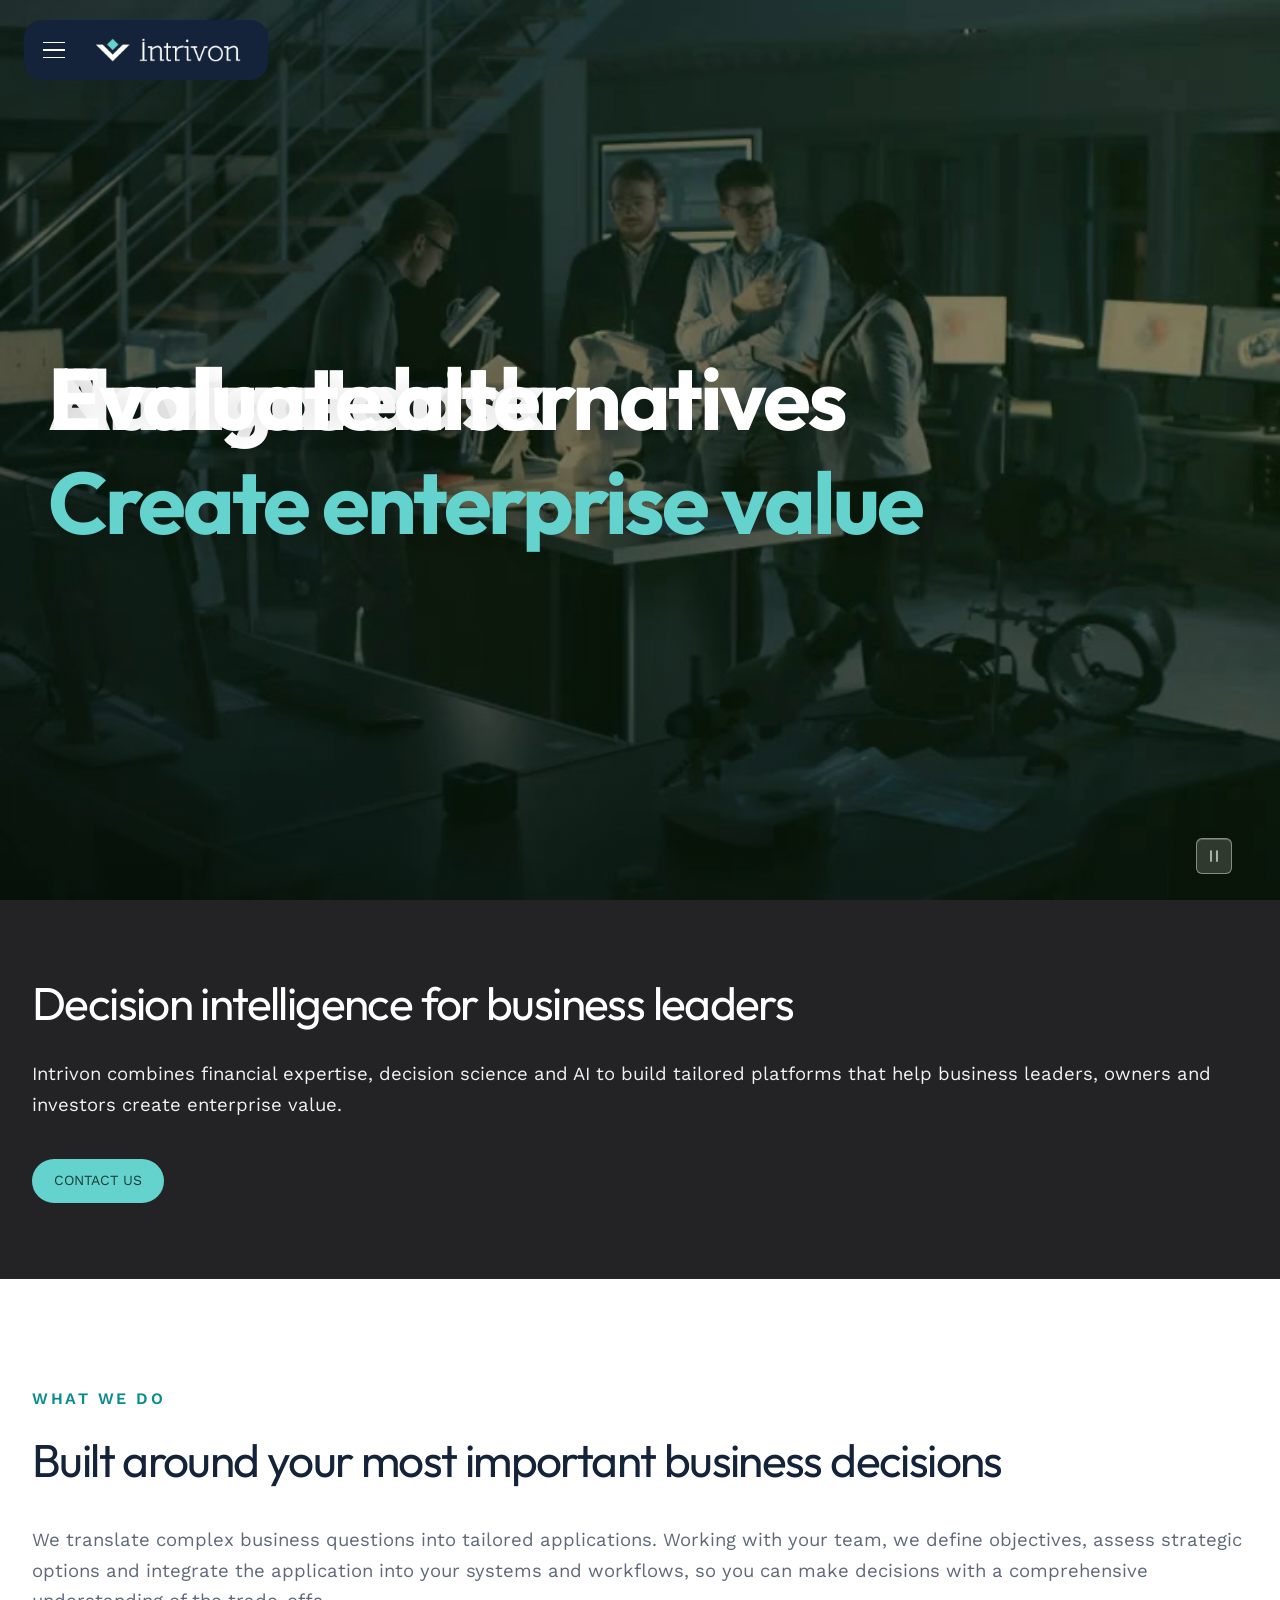
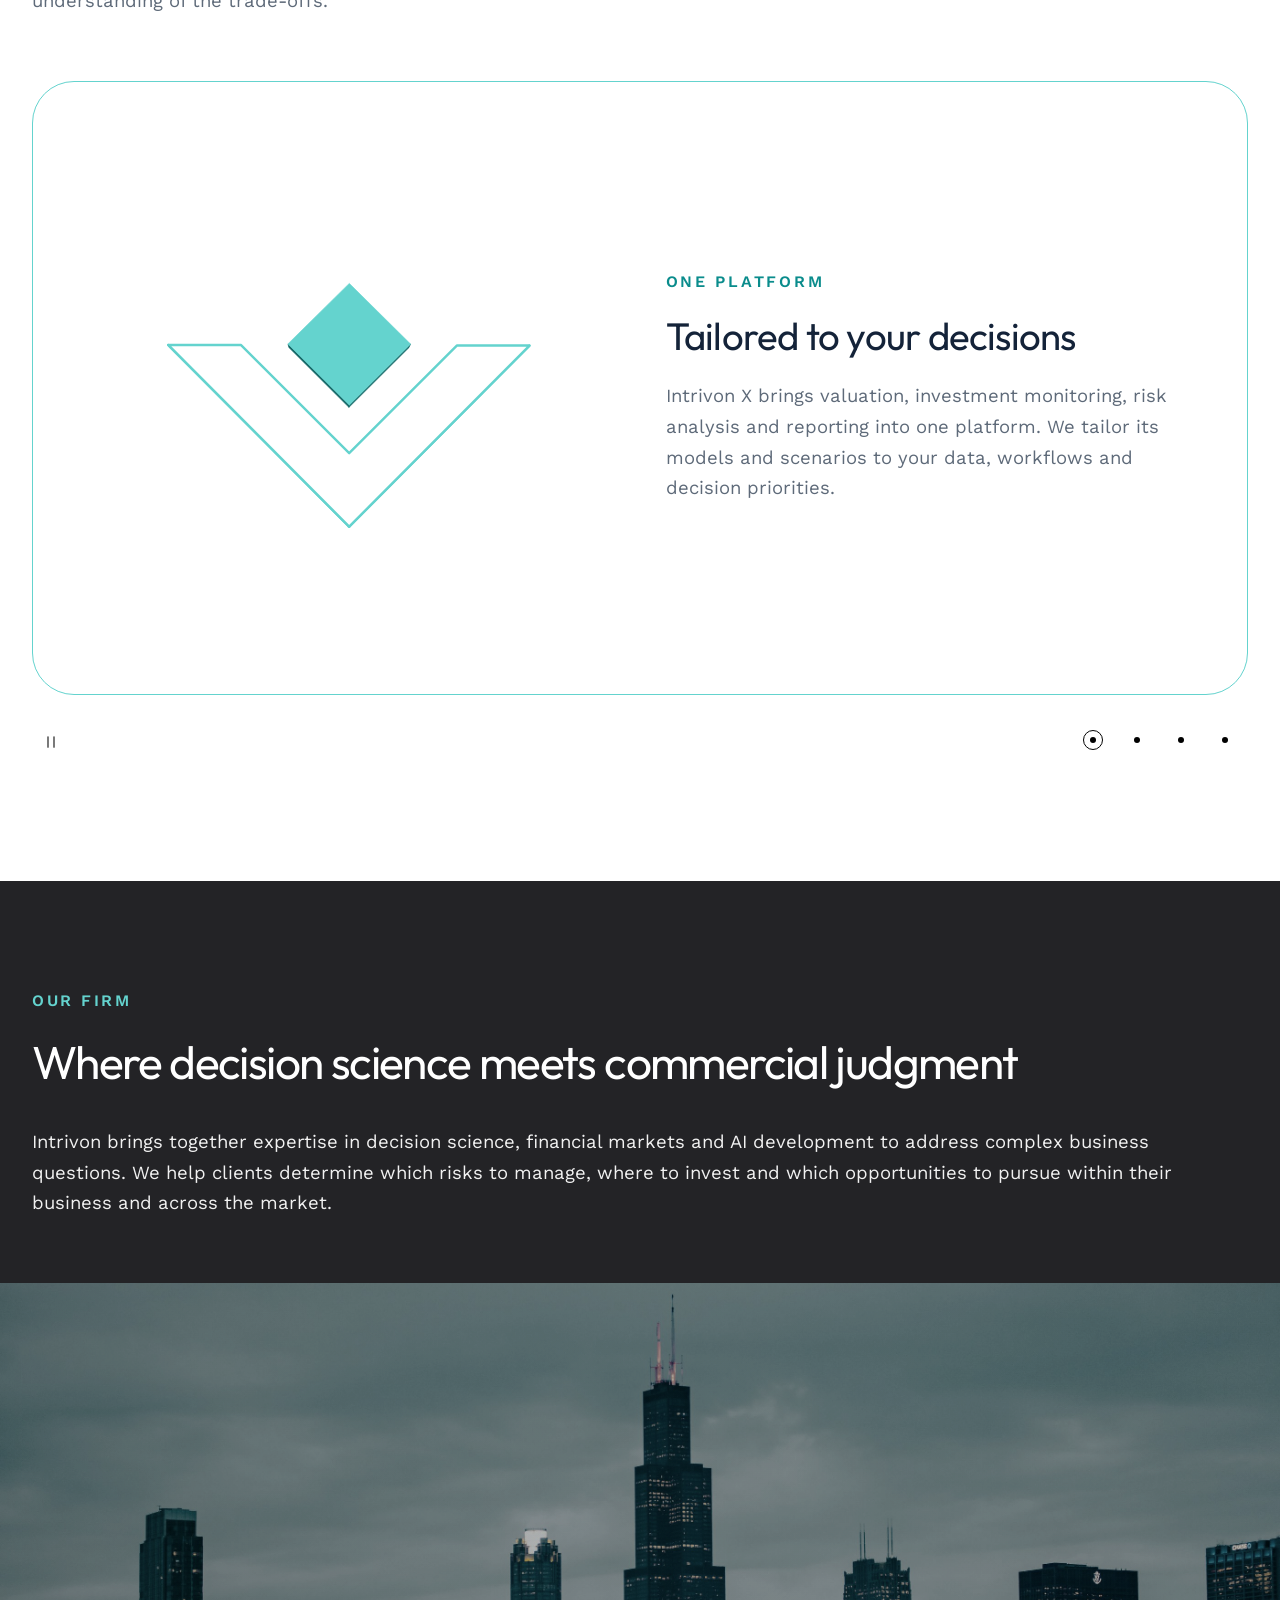
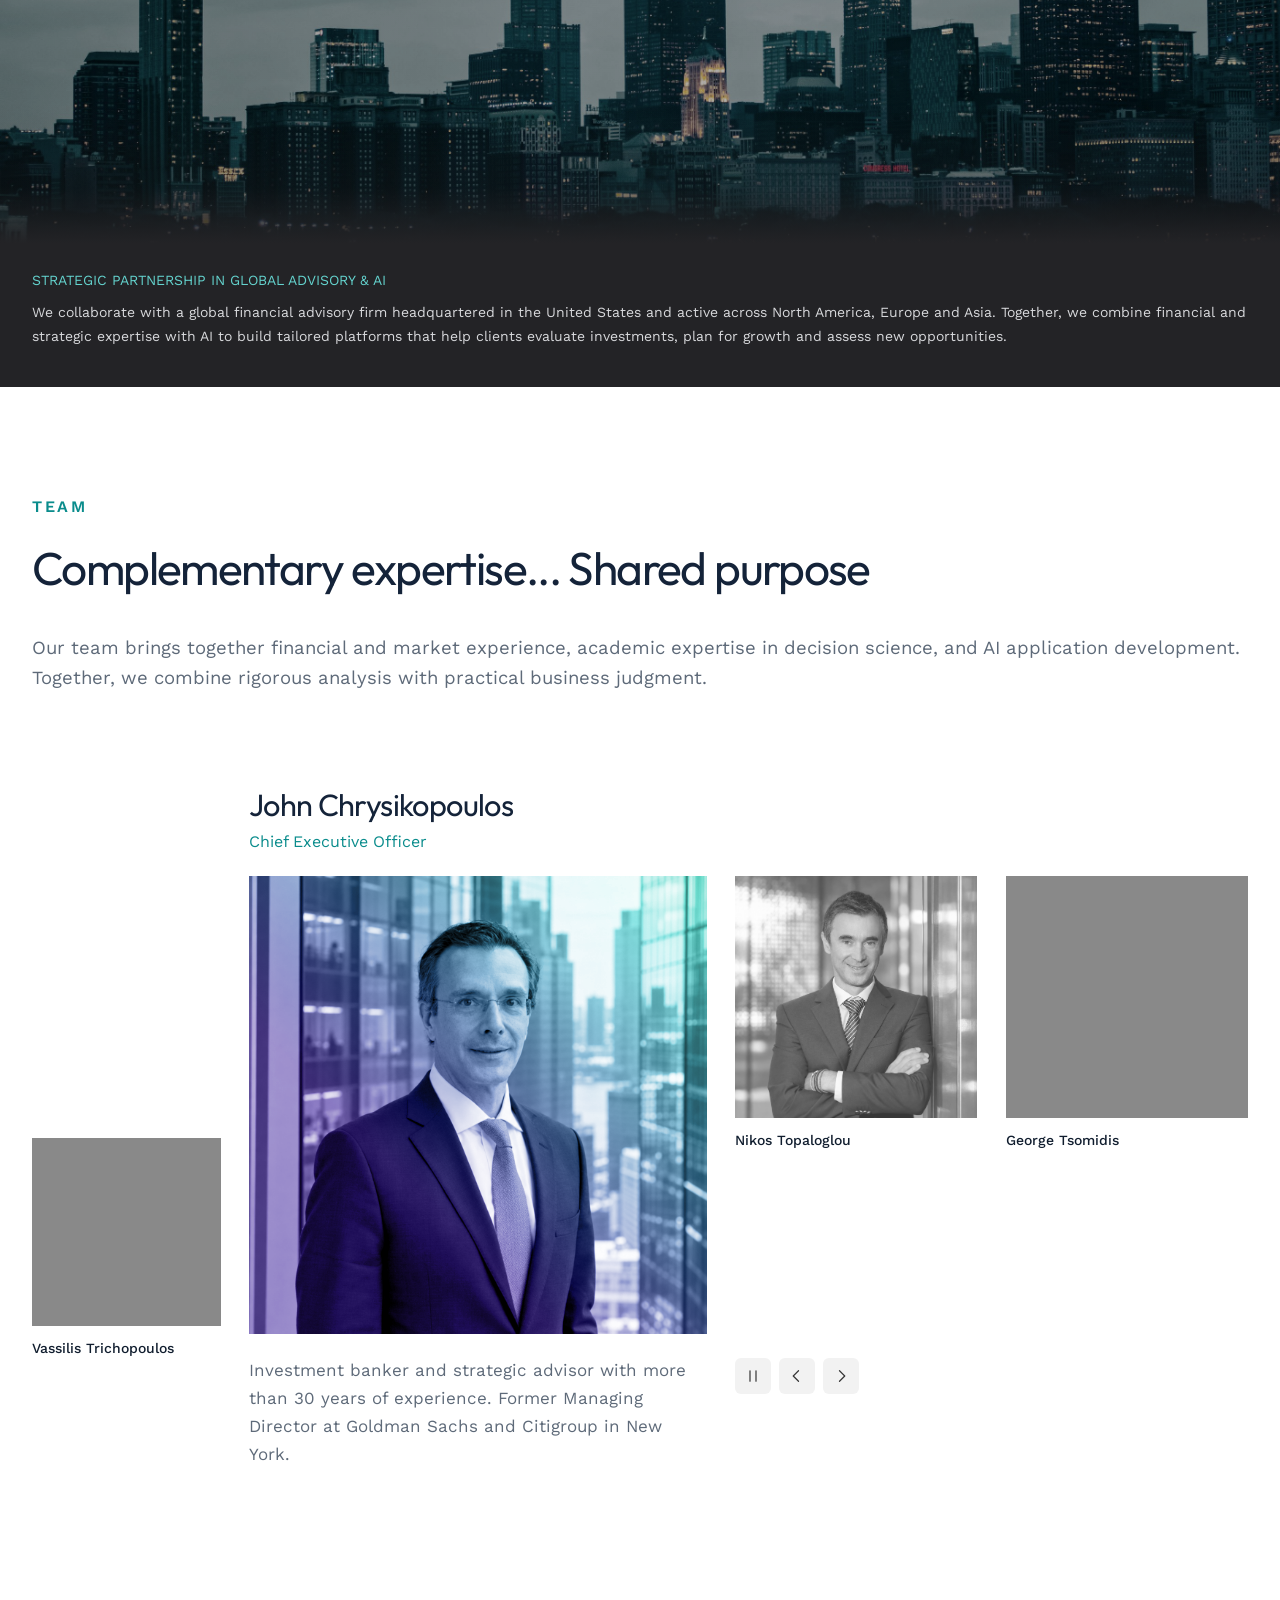
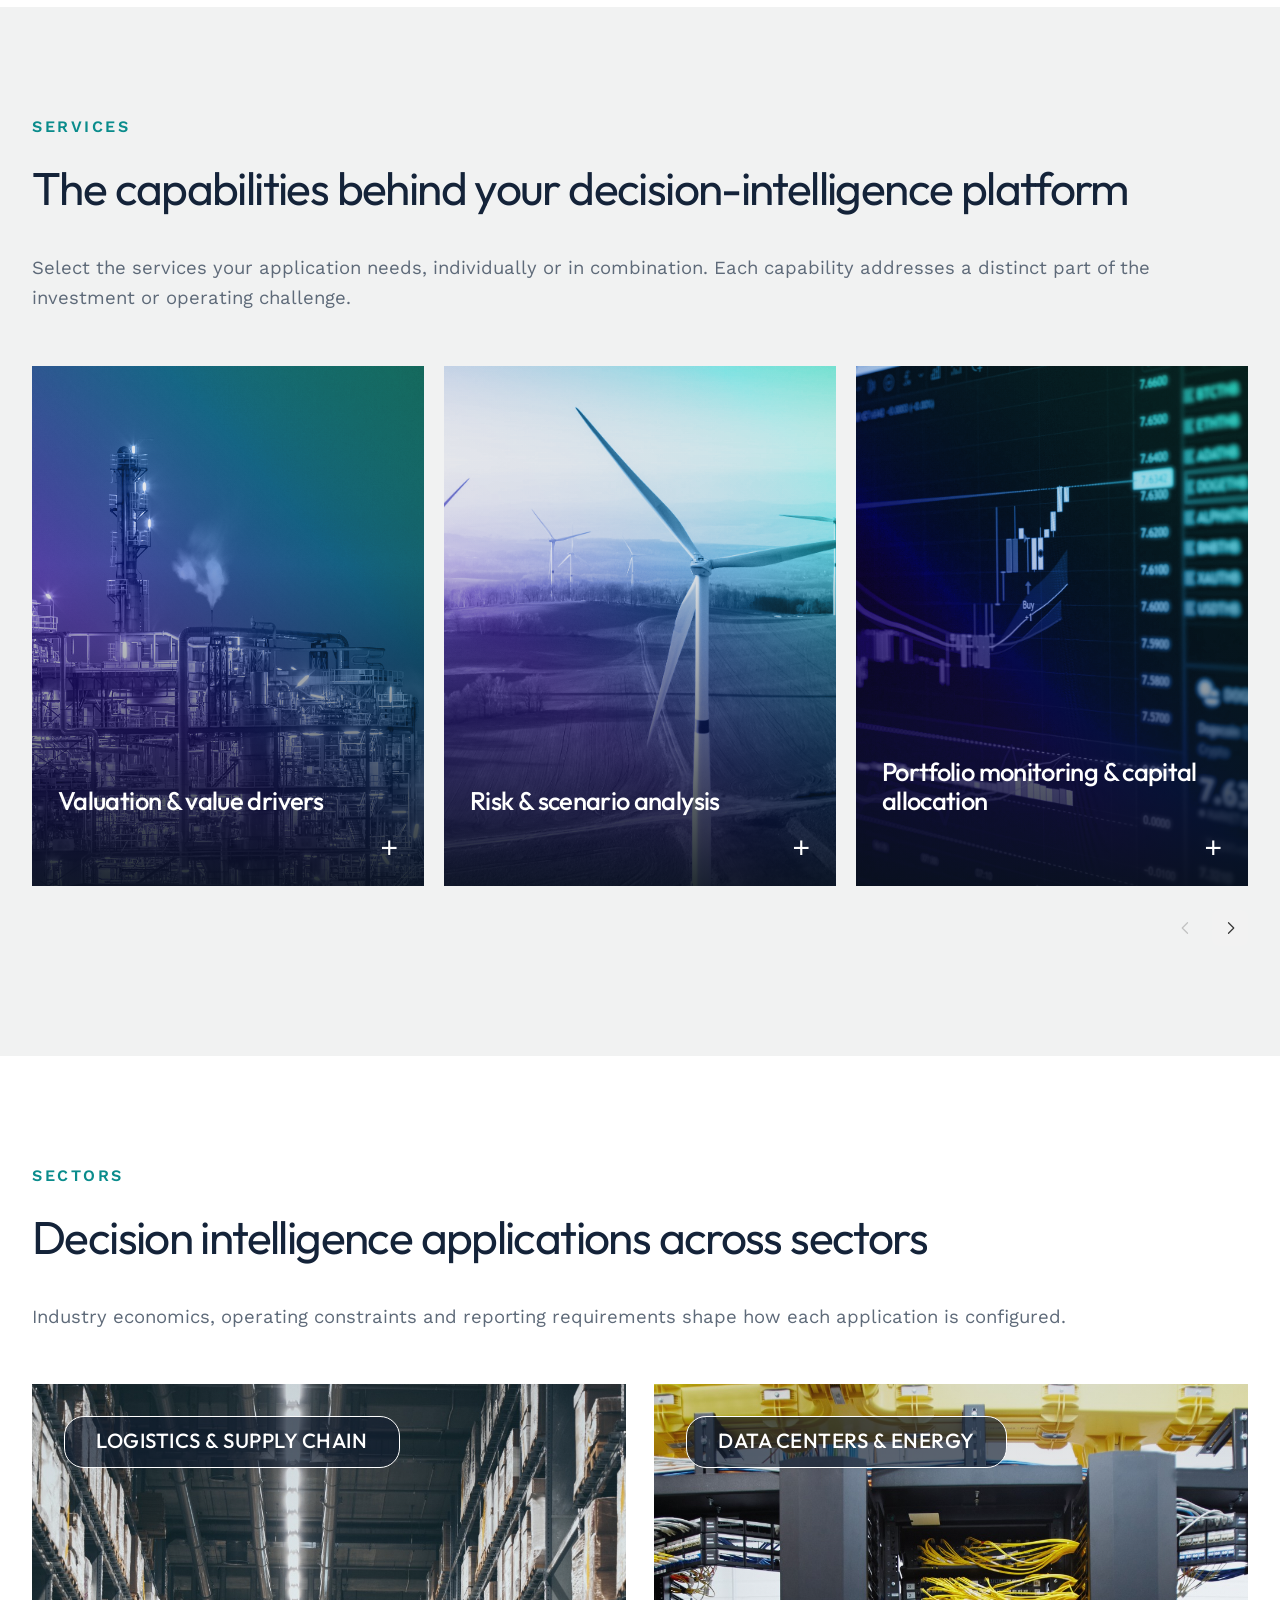
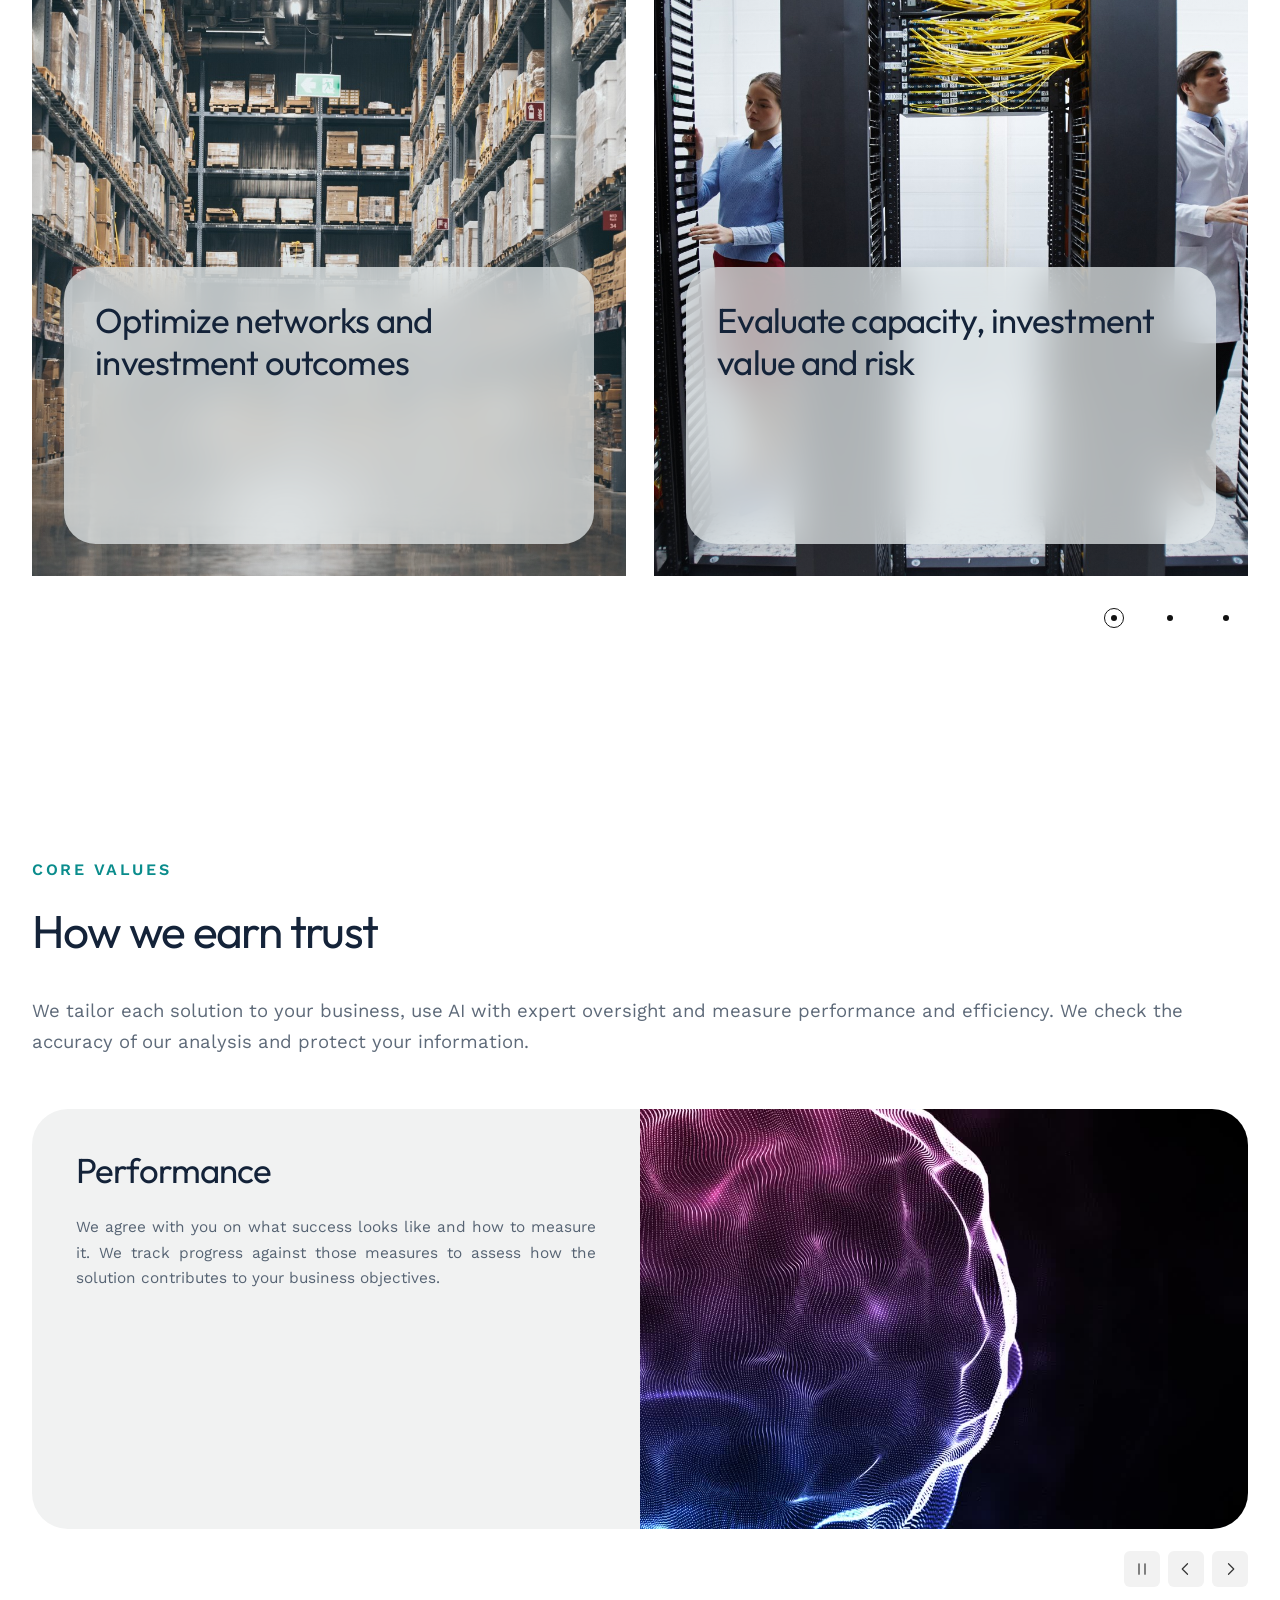
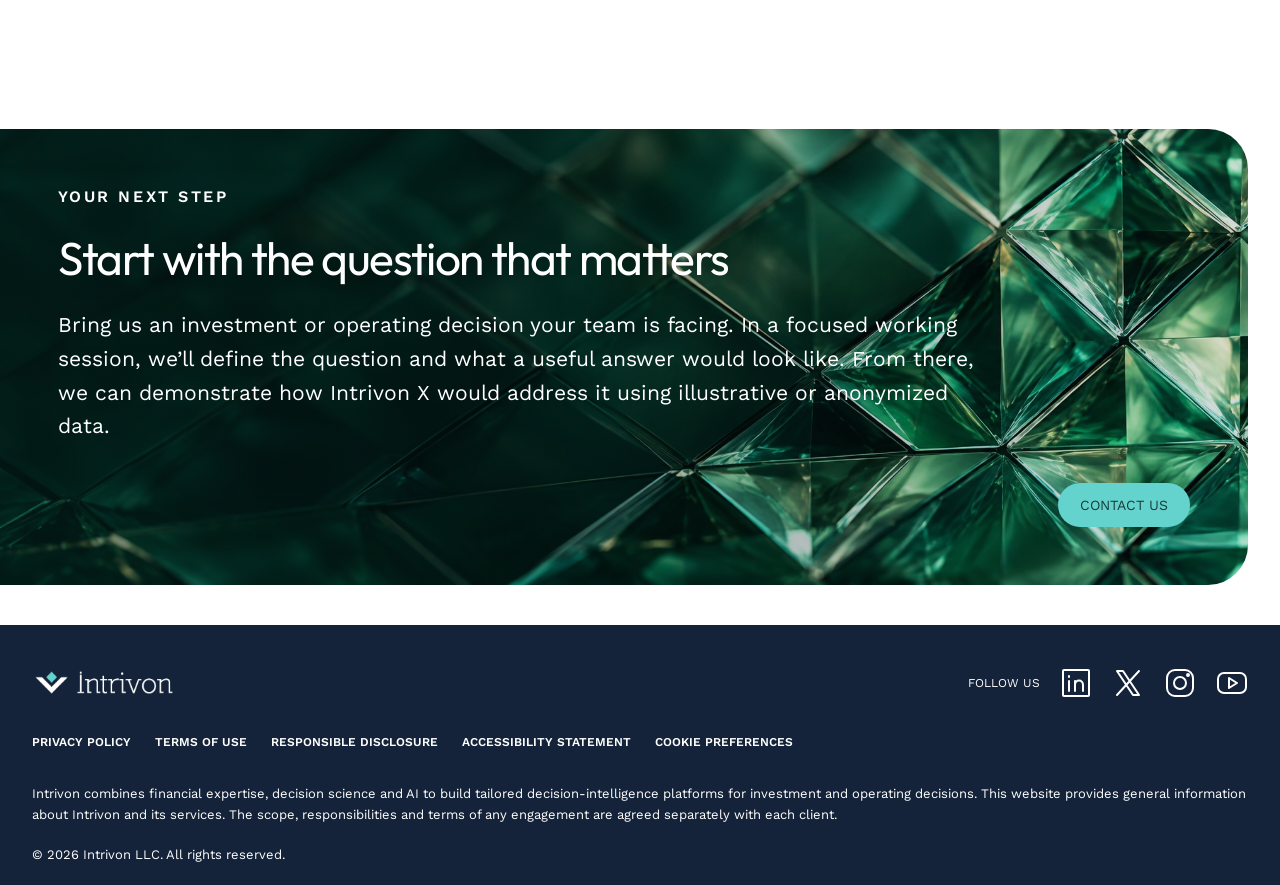
<file: index.html>
<!doctype html>
<html lang="en-US" class="no-js">
<head>
<meta charset="utf-8">
<meta name="viewport" content="width=device-width, initial-scale=1">
<title>Intrivon | AI Decision Intelligence for Valuation, Risk &amp; Growth</title>
<meta name="description" content="Intrivon builds tailored AI decision-intelligence platforms that help business leaders and investors with valuation, risk analysis and capital allocation.">
<meta name="robots" content="index, follow, max-image-preview:large, max-snippet:-1">
<meta name="google-site-verification" content="9V1gAruRSNrtwClIcRsQJ7Mk-uLPF0IpNWA_e3tq1GI">
<link rel="canonical" href="https://www.intrivon.com/">

<!-- Social sharing -->
<meta property="og:type" content="website">
<meta property="og:site_name" content="Intrivon">
<meta property="og:locale" content="en_US">
<meta property="og:url" content="https://www.intrivon.com/">
<meta property="og:title" content="Intrivon — Decision Intelligence for Business Leaders">
<meta property="og:description" content="Intrivon builds tailored AI decision-intelligence platforms that help business leaders and investors with valuation, risk analysis and capital allocation.">
<meta property="og:image" content="https://www.intrivon.com/assets/og-image.jpg">
<meta property="og:image:width" content="1200">
<meta property="og:image:height" content="630">
<meta property="og:image:alt" content="Intrivon — Decision Intelligence for Business Leaders">
<meta name="twitter:card" content="summary_large_image">
<meta name="twitter:title" content="Intrivon — Decision Intelligence for Business Leaders">
<meta name="twitter:description" content="Intrivon builds tailored AI decision-intelligence platforms that help business leaders and investors with valuation, risk analysis and capital allocation.">
<meta name="twitter:image" content="https://www.intrivon.com/assets/og-image.jpg">

<!-- Icons -->
<link rel="icon" type="image/svg+xml" href="assets/intrivon-favicon.svg?v=2">
<link rel="icon" type="image/png" sizes="48x48" href="assets/icons/favicon-48.png?v=2">
<link rel="apple-touch-icon" href="assets/icons/apple-touch-icon.png?v=2">
<link rel="manifest" href="site.webmanifest">
<meta name="theme-color" content="#101d2e">

<!-- Fonts are self-hosted: no third-party requests -->
<script>document.documentElement.className="js";if(location.hostname==="intrivon.ai"||location.hostname==="www.intrivon.ai"){location.replace("https://www.intrivon.com"+location.pathname+location.search+location.hash);}</script>

<style>
/* Layout: a board-paper grid. Each section's name sits in a left margin rail,
   content runs in the wide column; navy plates carry the hero, sectors and close. */
@font-face{font-family:"Carlito";src:url("assets/fonts/carlito-latin-400.woff2") format("woff2");font-weight:400;font-style:normal;font-display:swap}
@font-face{font-family:"Carlito";src:url("assets/fonts/carlito-latin-700.woff2") format("woff2");font-weight:700;font-style:normal;font-display:swap}
@font-face{font-family:"Commissioner";src:url("assets/fonts/commissioner-latin.woff2") format("woff2");font-weight:400 700;font-style:normal;font-display:swap}

:root{
  /* colour */
  --night:#101d2e;        /* brand navy: hero, sectors, close */
  --night-deep:#0b1624;   /* footer */
  --night-line:#26394c;   /* hairlines on navy */
  --ink:#142339;          /* text on light */
  --muted:#566373;        /* secondary text on light */
  --teal:#087878;         /* accent text on light (AA contrast) */
  --teal-brand:#0a8c8c;   /* accent rules and fills */
  --aqua:#64d3ce;         /* accent on navy */
  --paper:#f5f7f6;        /* alternate light ground */
  --line:#d8e1e4;         /* hairlines on light */
  --white:#ffffff;
  --on-night:#d3dde3;     /* body text on navy */
  --on-night-muted:#a9bac4;
  /* type */
  --serif:"Calibri Light","Calibri","Carlito","Segoe UI",system-ui,-apple-system,Roboto,"Helvetica Neue",Arial,sans-serif;
  --sans:"Calibri Light","Calibri","Carlito","Segoe UI",system-ui,-apple-system,Roboto,"Helvetica Neue",Arial,sans-serif;
  --brand:"Commissioner",system-ui,-apple-system,"Segoe UI",Roboto,sans-serif;
  /* layout */
  --max:1320px;
  --gutter:clamp(20px,4vw,48px);
  --rail:190px;
  --header-h:72px;
  color-scheme:light;
}

*,*::before,*::after{box-sizing:border-box}
html{scroll-behavior:smooth;scroll-padding-top:calc(var(--header-h) + 24px);-webkit-text-size-adjust:100%;text-size-adjust:100%}
body{margin:0;background:var(--white);color:var(--ink);font:300 1.1875rem/1.6 var(--sans);-webkit-font-smoothing:antialiased;-moz-osx-font-smoothing:grayscale}
img{display:block;max-width:100%;height:auto}
a{color:inherit}
h1,h2,h3,p,figure,ol{margin:0}
h1,h2,h3{font-family:var(--serif);font-weight:300;text-wrap:balance}
.nowrap{white-space:nowrap}
h2{font-size:clamp(2rem,3.3vw,3.1rem);line-height:1.1;letter-spacing:-.012em;font-weight:300}
h3{font-size:1.5rem;line-height:1.22;letter-spacing:-.004em}
p{max-width:68ch;text-wrap:pretty}
:focus-visible{outline:2px solid var(--teal-brand);outline-offset:4px;border-radius:2px}
.on-night :focus-visible,.site-header :focus-visible,footer :focus-visible{outline-color:var(--aqua)}

.skip{position:absolute;left:var(--gutter);top:-100px;z-index:50;background:var(--white);color:var(--ink);padding:10px 16px;font-weight:700;text-decoration:none}
.skip:focus{top:12px}

.wrap{max-width:var(--max);margin-inline:auto;padding-inline:var(--gutter)}

/* ---------- Header ---------- */
.site-header{position:sticky;top:env(safe-area-inset-top,0px);z-index:20;background:var(--night);color:var(--white);border-bottom:1px solid transparent;transition:border-color .25s}
.site-header.is-stuck{border-bottom-color:var(--night-line)}
.nav{max-width:var(--max);margin-inline:auto;padding-inline:var(--gutter);min-height:var(--header-h);display:flex;align-items:center;justify-content:space-between;gap:24px}
.brand{display:inline-flex;align-items:center;gap:14px;text-decoration:none;font:600 1.0625rem/1 var(--brand);letter-spacing:.16em}
.brand-mark{width:38px;height:38px}
.nav-links{display:flex;flex-wrap:wrap;gap:6px clamp(16px,2.4vw,34px)}
.nav-links a{position:relative;padding:8px 0;text-decoration:none;font-size:1.0625rem;font-weight:400;color:var(--on-night);transition:color .2s}
.nav-links a::after{content:"";position:absolute;left:0;right:0;bottom:2px;height:1px;background:var(--aqua);transform:scaleX(0);transform-origin:left;transition:transform .25s}
.nav-links a:hover,.nav-links a[aria-current="true"]{color:var(--white)}
.nav-links a:hover::after,.nav-links a[aria-current="true"]::after{transform:scaleX(1)}
.menu-toggle{display:none;width:44px;height:44px;margin-right:-10px;padding:0;border:0;background:none;color:inherit;cursor:pointer;align-items:center;justify-content:center;flex-direction:column;gap:7px}
.menu-toggle span{display:block;width:24px;height:1.5px;background:currentColor;transition:transform .25s}
.nav-open .menu-toggle span:first-child{transform:translateY(4.25px) rotate(45deg)}
.nav-open .menu-toggle span:last-child{transform:translateY(-4.25px) rotate(-45deg)}

/* ---------- Hero ---------- */
.hero{position:relative;isolation:isolate;overflow:hidden;overflow:clip;background:var(--night);color:var(--white)}
.hero::before{content:"";position:absolute;inset:0;z-index:-1;
  background-image:url("data:image/svg+xml,%3Csvg xmlns='http://www.w3.org/2000/svg' width='88' height='64'%3E%3Cpath d='M10 20 44 54 78 20' fill='none' stroke='%2364d3ce' stroke-opacity='.22' stroke-linejoin='miter'/%3E%3C/svg%3E");
  -webkit-mask-image:radial-gradient(ellipse 52% 78% at 76% 50%,#000 0,rgba(0,0,0,.45) 42%,transparent 76%);
          mask-image:radial-gradient(ellipse 52% 78% at 76% 50%,#000 0,rgba(0,0,0,.45) 42%,transparent 76%)}
.hero::after{content:"";position:absolute;z-index:-1;right:-8%;top:50%;width:min(900px,80vw);aspect-ratio:1;transform:translateY(-50%);background:radial-gradient(circle,rgba(10,140,140,.26) 0,rgba(10,140,140,.08) 38%,transparent 66%);pointer-events:none}
.hero-inner{display:grid;grid-template-columns:minmax(0,1.12fr) minmax(300px,.88fr);align-items:center;gap:clamp(24px,4vw,64px);padding-block:clamp(64px,8.5vw,128px) clamp(72px,9.5vw,144px)}
.hero h1{font-size:clamp(2.9rem,6.3vw,5.75rem);line-height:1.03;letter-spacing:-.018em;font-weight:300;text-wrap:initial}
.hero h1 .tagline{display:block;margin-bottom:clamp(22px,2.6vw,34px);font:700 .875rem/1.4 var(--sans);letter-spacing:.2em;color:var(--aqua)}
.hero h1 .h1-line,.hero h1 em{display:block}
.hero h1 br{display:none}
.hero h1 em{font-style:normal;color:var(--aqua)}
.hero-copy p{margin-top:clamp(26px,3vw,40px);max-width:36em;font-size:clamp(1.0625rem,1.45vw,1.3125rem);line-height:1.6;color:var(--on-night)}
.text-link{display:inline-flex;align-items:center;gap:12px;margin-top:clamp(28px,3vw,40px);padding-bottom:7px;border-bottom:1px solid currentColor;text-decoration:none;font-weight:700;color:var(--aqua);transition:gap .2s,color .2s}
.text-link:hover{gap:18px;color:var(--white)}
.logo-art{position:relative;display:flex;flex-direction:column;align-items:center;justify-content:center;gap:10px}
.logo-art canvas{display:block;width:min(100%,540px);height:auto;aspect-ratio:1}
.no-js .logo-art{min-height:320px;background:url("assets/intrivon-mark-dark.svg") center/min(80%,380px) no-repeat}
.no-js .logo-art canvas,.no-js .logo-toggle{display:none}
.logo-toggle{font:inherit;font-size:.8125rem;color:var(--on-night-muted);background:none;border:0;border-bottom:1px solid var(--night-line);padding:6px 0;cursor:pointer;opacity:0;transition:opacity .2s,color .2s}
.logo-art:hover .logo-toggle,.logo-toggle:focus-visible{opacity:1}
.logo-toggle:hover{color:var(--aqua)}

/* ---------- Sections ---------- */
.section{padding-block:clamp(72px,9vw,132px)}
.section.alt{background:var(--paper)}
.section.on-night{background:var(--night);color:var(--white)}
.railed{display:grid;grid-template-columns:var(--rail) minmax(0,1fr);column-gap:clamp(24px,3.4vw,56px)}
.railed>.span{grid-column:1/-1}
.eyebrow{display:flex;align-items:center;gap:11px;font:700 1rem/1.3 var(--sans);color:var(--teal)}
.eyebrow::before{content:"";flex:none;width:22px;height:2px;background:currentColor}
.on-night .eyebrow{color:var(--aqua)}
.rail{align-self:start;padding-top:.7em}
.section-top{display:grid;grid-template-columns:minmax(0,1.08fr) minmax(0,.92fr);align-items:end;gap:clamp(20px,4.5vw,72px)}
.section-top p{font-size:1.125rem;color:var(--muted)}
.on-night .section-top p{color:var(--on-night)}
.lead{font-size:clamp(1.1875rem,1.65vw,1.4375rem);line-height:1.52;color:var(--ink)}

/* What we do: the method drawn as one line — baseline, options, chosen course */
.steps{list-style:none;padding:0;margin-top:clamp(44px,5.5vw,80px);display:grid;grid-template-columns:repeat(3,minmax(0,1fr))}
.step-fig{position:relative;height:132px;background:var(--paper);border-block:1px solid var(--line)}
.step-fig svg{position:absolute;inset:0;width:100%;height:100%}
.step-fig path{fill:none;stroke:#9aabb4;stroke-width:1.25;vector-effect:non-scaling-stroke}
.step-fig path.trend{stroke:var(--ink);stroke-width:1.5}
.step-fig path.chosen{stroke:var(--teal-brand);stroke-width:2}
.step-fig path.plan{stroke-dasharray:3 4}
.step-fig i{position:absolute;width:7px;height:7px;margin:-3.5px 0 0 -3.5px;border-radius:50%;background:#9aabb4}
.step-fig i.node{width:9px;height:9px;margin:-4.5px 0 0 -4.5px;background:var(--ink)}
.step-fig i.open{background:var(--paper);border:1.25px solid #9aabb4}
.step-fig i.mark{background:var(--teal-brand)}
.step-fig i.goal{width:13px;height:13px;margin:-6.5px 0 0 -6.5px;border-radius:0;background:var(--teal-brand);transform:rotate(45deg)}
.step-body{padding:clamp(24px,2.6vw,36px) clamp(20px,2.6vw,40px) 0 0}
.number{font:700 .875rem/1.3 var(--sans);letter-spacing:.16em;color:var(--teal);margin-bottom:14px}
.step h3{margin-bottom:12px}
.step p,.card p,.value p{color:var(--muted)}

/* Our firm */
.firm-copy h2{max-width:17em}
.firm-copy .lead{margin-top:clamp(22px,2.6vw,34px);max-width:40em}
.firm-stage{display:grid;grid-template-columns:repeat(12,minmax(0,1fr));align-items:end;margin-top:clamp(40px,5vw,72px)}
.firm-photo{grid-column:1/-1;grid-row:1;overflow:hidden}
.firm-photo img{width:100%;aspect-ratio:21/9;object-fit:cover;object-position:50% 60%}
.firm-note{grid-column:7/-1;grid-row:1;z-index:1;margin:0 clamp(16px,2.4vw,36px) clamp(-72px,-5vw,-40px) 0;padding:clamp(26px,3vw,42px);background:var(--night);color:var(--white);border-top:3px solid var(--aqua);box-shadow:0 24px 60px -24px rgba(11,22,36,.55)}
.firm-note h3{font-size:1.5rem;margin-bottom:14px}
.firm-note p{color:var(--on-night);font-size:1rem}
#our-firm{padding-bottom:clamp(120px,13vw,190px)}

/* Team */
.team-head h2{max-width:20em}
.team-intro{margin-top:clamp(20px,2.4vw,30px);font-size:1.125rem;color:var(--muted)}
.team-grid{display:grid;grid-template-columns:repeat(4,minmax(0,1fr));gap:clamp(16px,2vw,28px);margin-top:clamp(40px,5vw,64px)}
.team-card img{width:100%;aspect-ratio:4/5;object-fit:cover;background:#cfd3d5}
.team-card figcaption{padding-top:20px}
.team-card h3{margin-bottom:4px}
.team-card .role{font-size:1.0625rem;font-weight:700;line-height:1.35;color:var(--teal);margin-bottom:10px}
.team-card .bio{font-size:.9375rem;line-height:1.55;color:var(--muted)}

/* Services: a capabilities ledger */
.cards{display:grid;grid-template-columns:repeat(2,minmax(0,1fr));column-gap:clamp(28px,4.5vw,72px);margin-top:clamp(40px,5vw,68px)}
.card{display:grid;grid-template-columns:26px minmax(0,1fr);align-content:start;padding:28px 0 34px;border-top:1px solid var(--line)}
.card .rule{grid-row:1/3;width:7px;height:7px;margin-top:.68em;background:var(--teal-brand);opacity:.7;transition:opacity .2s}
.card:hover .rule{opacity:1}
.card h3{grid-column:2;margin-bottom:10px}
.card p{grid-column:2}

/* Sectors */
.sector-photo{margin-top:clamp(40px,5vw,64px);overflow:hidden}
.sector-photo img{width:100%;aspect-ratio:3.2/1;object-fit:cover;object-position:center 48%}
.sectors{display:grid;grid-template-columns:repeat(3,minmax(0,1fr));column-gap:clamp(24px,3.4vw,56px);margin-top:clamp(20px,2.4vw,32px)}
.sector{padding:30px 0 clamp(30px,3.4vw,46px);border-bottom:1px solid var(--night-line)}
.sector:nth-last-child(-n+3){border-bottom:0;padding-bottom:0}
.sector span{font:700 .875rem/1 var(--sans);letter-spacing:.14em;color:var(--aqua);font-variant-numeric:tabular-nums}
.sector h3{font-size:1.625rem;font-weight:400;margin:18px 0 12px}
.sector p{color:var(--on-night);font-size:1rem}

/* Core values */
.values{display:grid;grid-template-columns:repeat(3,minmax(0,1fr));gap:clamp(36px,4vw,56px) clamp(24px,3.4vw,56px);margin-top:clamp(40px,5vw,64px)}
.value{padding-top:22px;border-top:2px solid var(--teal-brand)}
.value h3{margin-bottom:12px}
.value-detail{font:300 1.0625rem var(--sans);letter-spacing:0;color:var(--muted)}
.value p{font-size:1rem;line-height:1.6}

/* Closing */
.closing{position:relative;isolation:isolate;overflow:hidden;overflow:clip;background:var(--night);color:var(--white);padding-block:clamp(80px,10vw,150px)}
.closing-art{position:absolute;z-index:-1;right:clamp(24px,5.5vw,80px);top:50%;width:min(440px,30vw);transform:translateY(-50%);opacity:.5}
.closing .rail{position:static}
.closing h2{max-width:11.5em;font-size:clamp(2.25rem,4.4vw,4rem);font-weight:400}
.closing p{margin-top:clamp(20px,2.4vw,30px);font-size:clamp(1.0625rem,1.4vw,1.25rem);color:var(--on-night);max-width:34em}

/* Footer */
footer{background:var(--night-deep);color:var(--on-night-muted);font-size:.9375rem}
.footer-inner{display:flex;align-items:center;justify-content:space-between;flex-wrap:wrap;gap:16px 24px;padding-block:28px}
.footer-brand{display:inline-flex;align-items:center;gap:14px}
.footer-brand span{font:600 .9375rem/1 var(--brand);letter-spacing:.08em}
.footer-brand img{width:26px;height:26px}
footer a{color:var(--on-night);text-decoration:none;border-bottom:1px solid var(--night-line);padding-bottom:3px;transition:color .2s,border-color .2s}
footer a:hover{color:var(--white);border-color:var(--aqua)}

/* ---------- Responsive ---------- */
@media (max-width:1040px){
  .railed{grid-template-columns:minmax(0,1fr)}
  .rail{padding-top:0;margin-bottom:22px}
  .firm-note{grid-column:6/-1}
  .closing-art{right:-6vw;top:100%;width:min(420px,70vw);transform:translateY(-62%);opacity:.4}
}
@media (max-width:900px){
  .hero-inner{grid-template-columns:minmax(0,1fr)}
  .logo-art{justify-self:center;width:min(74vw,340px);margin-top:8px}
  .hero::before{-webkit-mask-image:radial-gradient(ellipse 95% 42% at 50% 80%,#000 0,rgba(0,0,0,.4) 45%,transparent 80%);mask-image:radial-gradient(ellipse 95% 42% at 50% 80%,#000 0,rgba(0,0,0,.4) 45%,transparent 80%)}
  .hero::after{right:auto;left:50%;top:80%;width:130vw;transform:translate(-50%,-50%)}
  .section-top{grid-template-columns:minmax(0,1fr);align-items:start}
  .firm-stage{display:block}
  .firm-photo img{aspect-ratio:16/9}
  .firm-note{margin:0;box-shadow:none}
  #our-firm{padding-bottom:clamp(72px,9vw,132px)}
  .team-grid{grid-template-columns:repeat(2,minmax(0,1fr));row-gap:40px}
  .sectors{grid-template-columns:repeat(2,minmax(0,1fr))}
  .sector:nth-last-child(-n+3){border-bottom:1px solid var(--night-line);padding-bottom:clamp(30px,3.4vw,46px)}
  .sector:nth-last-child(-n+2){border-bottom:0;padding-bottom:0}
  .values{grid-template-columns:repeat(2,minmax(0,1fr))}
  .sector-photo img{aspect-ratio:2.2/1}
}
@media (max-width:860px){
  .js .menu-toggle{display:inline-flex}
  .js .nav-links{display:none;position:absolute;left:0;right:0;top:100%;flex-direction:column;flex-wrap:nowrap;gap:0;padding:4px var(--gutter) 28px;background:var(--night);border-top:1px solid var(--night-line);box-shadow:0 30px 40px -20px rgba(0,0,0,.5);max-height:calc(100vh - var(--header-h));overflow-y:auto}
  .js .nav-open .nav-links{display:flex}
  .js .nav-links a{padding:15px 0;border-bottom:1px solid var(--night-line);font:300 1.6rem/1.2 var(--serif);color:var(--white)}
  .js .nav-links a::after{display:none}
  .js .nav-links a[aria-current="true"]{color:var(--aqua)}
  .no-js .nav{flex-direction:column;align-items:flex-start;padding-block:16px;gap:10px}
}
@media (max-width:680px){
  :root{--header-h:64px}
  .steps{grid-template-columns:minmax(0,1fr);row-gap:40px}
  .step-fig{height:104px}
  .step-body{padding-right:0}
  .cards,.sectors,.values{grid-template-columns:minmax(0,1fr)}
  .sector:nth-last-child(-n+2){border-bottom:1px solid var(--night-line);padding-bottom:clamp(30px,3.4vw,46px)}
  .sector:last-child{border-bottom:0;padding-bottom:0}
  .team-grid{gap:36px 16px}
  .team-card h3{font-size:1.1875rem}
  .firm-photo img{aspect-ratio:3/2}
  .sector-photo img{aspect-ratio:1.7/1}
}
@media (prefers-reduced-motion:reduce){
  html{scroll-behavior:auto}
  *,*::before,*::after{transition-duration:.01ms!important}
}
@media print{
  .site-header{position:static}
  .logo-art,.closing-art,.menu-toggle{display:none}
}
</style>

<script type="application/ld+json">
{
  "@context": "https://schema.org",
  "@graph": [
    {
      "@type": "Organization",
      "@id": "https://www.intrivon.com/#organization",
      "name": "Intrivon",
      "url": "https://www.intrivon.com/",
      "slogan": "Decision Intelligence for Business Leaders",
      "description": "Intrivon combines financial expertise, decision science and AI to build tailored platforms that help business leaders and investors create enterprise value through informed investment, capital allocation and operational decisions.",
      "logo": {
        "@type": "ImageObject",
        "@id": "https://www.intrivon.com/#logo",
        "url": "https://www.intrivon.com/assets/icons/intrivon-logo-512.png",
        "width": 512,
        "height": 512,
        "caption": "Intrivon"
      },
      "image": "https://www.intrivon.com/assets/og-image.jpg",
      "knowsAbout": [
        "Decision intelligence",
        "Decision science",
        "Valuation",
        "Risk and scenario analysis",
        "Portfolio monitoring",
        "Capital allocation",
        "Forecasting and optimization",
        "AI decision support",
        "AI strategy and implementation"
      ],
      "employee": [
        { "@id": "https://www.intrivon.com/#john-chrysikopoulos" },
        { "@id": "https://www.intrivon.com/#nikos-topaloglou" },
        { "@id": "https://www.intrivon.com/#george-tsomidis" },
        { "@id": "https://www.intrivon.com/#vassilis-trichopoulos" }
      ],
      "hasOfferCatalog": {
        "@type": "OfferCatalog",
        "name": "Services",
        "itemListElement": [
          { "@type": "Offer", "itemOffered": { "@type": "Service", "name": "Valuation & value drivers", "description": "Model businesses, assets and projects. Identify the assumptions that drive value and assess how operating performance, financing and strategic choices affect investment outcomes and enterprise value.", "provider": { "@id": "https://www.intrivon.com/#organization" } } },
          { "@type": "Offer", "itemOffered": { "@type": "Service", "name": "Risk & scenario analysis", "description": "Stress-test financial and operating assumptions. Compare investment alternatives under different demand and capital structure scenarios to understand downside exposure.", "provider": { "@id": "https://www.intrivon.com/#organization" } } },
          { "@type": "Offer", "itemOffered": { "@type": "Service", "name": "Portfolio monitoring & capital allocation", "description": "Track investments and business units against expectations. Compare performance, risk and investment needs to support portfolio reviews and decisions on where to deploy capital.", "provider": { "@id": "https://www.intrivon.com/#organization" } } },
          { "@type": "Offer", "itemOffered": { "@type": "Service", "name": "Management & owner reporting", "description": "Bring performance, forecasts and risk into consistent reporting for leadership and owners, with figures linked to source data and model assumptions.", "provider": { "@id": "https://www.intrivon.com/#organization" } } },
          { "@type": "Offer", "itemOffered": { "@type": "Service", "name": "Growth & transaction intelligence", "description": "Evaluate markets, acquisitions and partnerships. Test commercial assumptions, compare strategic fit and quantify potential synergies to support growth and transaction decisions.", "provider": { "@id": "https://www.intrivon.com/#organization" } } },
          { "@type": "Offer", "itemOffered": { "@type": "Service", "name": "Data & AI decision support", "description": "Connect and reconcile data sources in tailored AI applications. Help users explore business questions and compare options by showing the evidence and calculations behind each result and making clear where expert review is required.", "provider": { "@id": "https://www.intrivon.com/#organization" } } },
          { "@type": "Offer", "itemOffered": { "@type": "Service", "name": "Forecasting & optimization", "description": "Forecast demand, cash flow and resource needs. Optimize capacity, networks and operating choices to improve profitability and capital efficiency within real-world constraints.", "provider": { "@id": "https://www.intrivon.com/#organization" } } },
          { "@type": "Offer", "itemOffered": { "@type": "Service", "name": "AI strategy & implementation", "description": "Assess data readiness, prioritize valuable AI use cases and compare build-or-buy options. Define a practical roadmap from business need to a tailored decision-support application.", "provider": { "@id": "https://www.intrivon.com/#organization" } } }
        ]
      }
    },
    {
      "@type": "WebSite",
      "@id": "https://www.intrivon.com/#website",
      "url": "https://www.intrivon.com/",
      "name": "Intrivon",
      "description": "Decision Intelligence for Business Leaders",
      "inLanguage": "en",
      "publisher": { "@id": "https://www.intrivon.com/#organization" }
    },
    {
      "@type": "WebPage",
      "@id": "https://www.intrivon.com/#webpage",
      "url": "https://www.intrivon.com/",
      "name": "Intrivon | AI Decision Intelligence for Valuation, Risk & Growth",
      "description": "Intrivon combines financial expertise, decision science and AI to build tailored platforms that help business leaders and investors create enterprise value through informed investment, capital allocation and operational decisions.",
      "inLanguage": "en",
      "isPartOf": { "@id": "https://www.intrivon.com/#website" },
      "about": { "@id": "https://www.intrivon.com/#organization" },
      "primaryImageOfPage": { "@type": "ImageObject", "url": "https://www.intrivon.com/assets/og-image.jpg", "width": 1200, "height": 630 }
    },
    {
      "@type": "Person",
      "@id": "https://www.intrivon.com/#john-chrysikopoulos",
      "name": "John Chrysikopoulos",
      "jobTitle": "Chief Executive Officer",
      "description": "Investment banker and strategic advisor with more than 30 years of experience. Former Managing Director at Goldman Sachs and Citigroup in New York.",
      "image": "https://www.intrivon.com/assets/team/john-chrysikopoulos-720.webp",
      "worksFor": { "@id": "https://www.intrivon.com/#organization" }
    },
    {
      "@type": "Person",
      "@id": "https://www.intrivon.com/#nikos-topaloglou",
      "name": "Nikos Topaloglou",
      "jobTitle": "Director of Research & Development",
      "description": "Professor of Finance at the Athens University of Economics and Business with a PhD in Finance. Researches investment decisions and optimization models.",
      "image": "https://www.intrivon.com/assets/team/nikos-topaloglou-720.webp",
      "worksFor": { "@id": "https://www.intrivon.com/#organization" },
      "affiliation": { "@type": "CollegeOrUniversity", "name": "Athens University of Economics and Business", "alternateName": "AUEB" }
    },
    {
      "@type": "Person",
      "@id": "https://www.intrivon.com/#george-tsomidis",
      "name": "George Tsomidis",
      "jobTitle": "Director of AI Application Development",
      "description": "Assistant Professor of Mathematical Economics at UoI. Works across FinTech RnD and AI agentic orchestrated applications.",
      "image": "https://www.intrivon.com/assets/team/george-tsomidis-720.webp",
      "worksFor": { "@id": "https://www.intrivon.com/#organization" },
      "affiliation": { "@type": "CollegeOrUniversity", "name": "University of Ioannina", "alternateName": "UoI" }
    },
    {
      "@type": "Person",
      "@id": "https://www.intrivon.com/#vassilis-trichopoulos",
      "name": "Vassilis Trichopoulos",
      "jobTitle": "Senior Advisor, Strategic Growth",
      "description": "Founder and strategic growth advisor with over 30 years of experience. Advises on M&A, corporate funding and cross-border expansion.",
      "image": "https://www.intrivon.com/assets/team/vassilis-trichopoulos-720.webp",
      "worksFor": { "@id": "https://www.intrivon.com/#organization" }
    }
  ]
}
</script>
<style id="v30-version-blend">
:root{--sans:system-ui,-apple-system,BlinkMacSystemFont,"Segoe UI",sans-serif;--serif:var(--sans);--brand:var(--sans)}
body{font:16px/1.65 var(--sans)}
h1,h2,h3{font-family:var(--sans)}
.v28-layout{--teal:#0a8c8c;--paper:#f7f9f9;--muted:#5e6a79;--line:#dbe4e8;color:#142339}
.v28-layout h1,.v28-layout h2,.v28-layout h3,.v28-layout p{margin-top:0;margin-bottom:1em;text-wrap:initial}
.v28-layout h1,.v28-layout h2,.v28-layout h3{line-height:1.14;letter-spacing:-.035em}
.v28-layout h2{margin-bottom:.83em;font-size:clamp(2.2rem,3.6vw,3.8rem);font-weight:570}
.v28-layout h3{font-size:1.35rem;font-weight:bold;letter-spacing:-.02em}
.v28-layout p{max-width:72ch}
.v28-layout .eyebrow{display:block;line-height:inherit}
.v28-layout .eyebrow::before{display:none}
.v28-layout .section-top{align-items:stretch}
.v28-layout .cards{margin-top:0}
.v28-layout .card{display:block}
.v28-layout .card .rule{margin-top:0;opacity:1}
.v28-layout .firm-note{grid-column:auto;grid-row:auto;margin:0;color:inherit;box-shadow:none}
.v28-layout .firm-note p{color:inherit;font-size:inherit}
.v28-layout .team-grid{margin-top:0}
.v28-layout .team-intro{margin-top:0}
.v28-layout .sectors{margin-top:0}
.v28-layout .sector{border:0}
.v28-layout .sector h3{font-weight:bold}
.v28-layout .sector p{font-size:inherit}
.v28-layout .sector-photo{margin-top:0}
.v28-layout .nowrap{white-space:normal}
#our-firm.v28-layout{padding-bottom:110px}
@media(max-width:900px){#our-firm.v28-layout{padding-bottom:75px}}
@media(max-width:600px){#our-firm.v28-layout{padding-bottom:65px}}
.v28-layout *,*.v28-layout{box-sizing:border-box}.v28-layout a,a.v28-layout{color:inherit}.v28-layout a:focus-visible,.v28-layout a:focus-visible{outline:3px solid var(--teal);outline-offset:4px}.v28-layout h1,h1.v28-layout,.v28-layout h2,h2.v28-layout,.v28-layout h3,h3.v28-layout,.v28-layout p,p.v28-layout{margin-top:0}.v28-layout h1,h1.v28-layout,.v28-layout h2,h2.v28-layout,.v28-layout h3,h3.v28-layout{line-height:1.14;letter-spacing:-.035em}.v28-layout h1,h1.v28-layout{font-size:clamp(3rem,6vw,6.2rem);font-weight:600}.v28-layout h2,h2.v28-layout{font-size:clamp(2.2rem,3.6vw,3.8rem);font-weight:570}.v28-layout h3,h3.v28-layout{font-size:1.35rem;letter-spacing:-.02em}.v28-layout p,p.v28-layout{max-width:72ch}.v28-layout .nav,.nav.v28-layout{max-width:1340px;margin:auto;padding:22px 32px;display:flex;align-items:center;justify-content:space-between;gap:30px}.v28-layout .brand,.brand.v28-layout{display:flex;align-items:center;gap:12px;text-decoration:none;font-weight:650;letter-spacing:.18em;font-size:1.15rem}.v28-layout .brand-mark,.brand-mark.v28-layout{width:34px;height:34px}.v28-layout .nav-links,.nav-links.v28-layout{display:flex;gap:27px;flex-wrap:wrap}.v28-layout .nav-links a,.v28-layout .nav-links a{text-decoration:none;font-size:.85rem;letter-spacing:.08em;text-transform:uppercase;color:#d8e6e8}.v28-layout .nav-links a:hover,.v28-layout .nav-links a:hover{color:#64d3ce}.v28-layout .hero,.hero.v28-layout{background:var(--night);color:white;overflow:hidden}.v28-layout .hero-inner,.hero-inner.v28-layout{max-width:1340px;margin:auto;min-height:665px;padding:100px 32px 115px;display:grid;grid-template-columns:minmax(0,1.2fr) minmax(290px,.8fr);align-items:center;gap:50px}.v28-layout .eyebrow,.eyebrow.v28-layout{color:var(--teal);font-weight:700;text-transform:uppercase;letter-spacing:.2em;font-size:.82rem;margin-bottom:24px}.v28-layout .hero .eyebrow,.v28-layout .hero .eyebrow{color:#65d5cf}.v28-layout .hero h1,.v28-layout .hero h1{max-width:850px;margin-bottom:32px}.v28-layout .hero h1 em,.v28-layout .hero h1 em{font-style:normal;color:#72d0c9}.v28-layout .hero p,.v28-layout .hero p{font-size:clamp(1.1rem,1.6vw,1.4rem);color:#d1dce2;max-width:650px}.v28-layout .text-link,.text-link.v28-layout{display:inline-flex;align-items:center;gap:12px;text-decoration:none;border-bottom:1px solid currentColor;padding-bottom:6px;margin-top:25px;font-weight:600;color:#65d5cf}.v28-layout .text-link:hover,.v28-layout .text-link:hover{gap:18px}.v28-layout .hero-art,.hero-art.v28-layout{position:relative;height:390px;display:flex;align-items:center;justify-content:center}.v28-layout .hero-art svg,.v28-layout .hero-art svg{width:100%;max-width:460px;overflow:visible}.v28-layout .hero-art::before,.v28-layout .hero-art::before{content:"";position:absolute;width:410px;height:410px;max-width:100%;border:1px solid #304857;border-radius:50%}.v28-layout .hero-art::after,.v28-layout .hero-art::after{content:"";position:absolute;width:270px;height:270px;border:1px solid #284050;border-radius:50%}.v28-layout .hero-art svg,.v28-layout .hero-art svg{position:relative;z-index:2}.v28-layout .container,.container.v28-layout{max-width:1340px;margin:auto;padding:0 32px}.v28-layout .section,.section.v28-layout{padding:110px 0}.v28-layout .section.alt,.section.alt.v28-layout{background:var(--paper)}.v28-layout .section-top,.section-top.v28-layout{display:grid;grid-template-columns:1fr 1fr;gap:80px;margin-bottom:52px}.v28-layout .section-top p,.v28-layout .section-top p{font-size:1.16rem;color:var(--muted)}.v28-layout .lead,.lead.v28-layout{font-size:clamp(1.28rem,2vw,1.7rem);line-height:1.5;color:var(--ink)}.v28-layout .statement,.statement.v28-layout{border-left:4px solid var(--teal);padding:4px 0 4px 28px;max-width:920px}.v28-layout .statement p,.v28-layout .statement p{font-size:clamp(1.5rem,2.5vw,2.3rem);line-height:1.42;letter-spacing:-.025em;margin:0}.v28-layout .steps,.steps.v28-layout{display:grid;grid-template-columns:repeat(3,1fr);gap:1px;background:var(--line);border:1px solid var(--line);margin-top:60px}.v28-layout .step,.step.v28-layout{padding:35px;background:white}.v28-layout .number,.number.v28-layout{font-size:.85rem;letter-spacing:.17em;font-weight:700;color:var(--teal);margin-bottom:32px}.v28-layout .step p,.v28-layout .step p,.v28-layout .card p,.v28-layout .card p{color:var(--muted);margin-bottom:0}.v28-layout .firm-grid,.firm-grid.v28-layout{display:grid;grid-template-columns:1fr 1fr;gap:55px}.v28-layout .firm-grid .lead,.v28-layout .firm-grid .lead{max-width:590px}.v28-layout .firm-note,.firm-note.v28-layout{background:#eaf5f3;padding:38px;border-top:4px solid var(--teal)}.v28-layout .firm-note h3,.v28-layout .firm-note h3{margin-bottom:13px}.v28-layout .firm-note p,.v28-layout .firm-note p{margin-bottom:0}.v28-layout .cards,.cards.v28-layout{display:grid;grid-template-columns:repeat(3,1fr);gap:15px}.v28-layout .card,.card.v28-layout{min-height:245px;border:1px solid var(--line);padding:30px;background:white}.v28-layout .card .rule,.v28-layout .card .rule{width:42px;height:3px;background:var(--teal);margin-bottom:34px}.v28-layout .card h3,.v28-layout .card h3{margin-bottom:17px}.v28-layout .sectors,.sectors.v28-layout{display:grid;grid-template-columns:repeat(2,1fr);grid-auto-rows:1fr;gap:16px}.v28-layout .sector,.sector.v28-layout{background:var(--night);color:white;padding:38px;min-height:235px}.v28-layout .sector span,.v28-layout .sector span{color:#69d2cc;font-size:.8rem;font-weight:700;letter-spacing:.15em}.v28-layout .sector h3,.v28-layout .sector h3{font-size:1.7rem;margin:24px 0 10px}.v28-layout .sector p,.v28-layout .sector p{color:#cbd9df;margin:0}.v28-layout .values,.values.v28-layout{display:grid;grid-template-columns:repeat(3,minmax(0,1fr));gap:22px}.v28-layout .value,.value.v28-layout{border-top:3px solid var(--teal);padding:22px 24px 20px 0;min-height:190px}.v28-layout .value h3,.v28-layout .value h3{font-size:1.17rem;margin-bottom:14px}.v28-layout .value-detail,.value-detail.v28-layout{font-size:.86rem;font-weight:500;color:var(--muted)}.v28-layout .value p,.v28-layout .value p{font-size:1rem;line-height:1.55;color:var(--muted);margin:0}.v28-layout .closing,.closing.v28-layout{background:var(--night);color:white;padding:95px 0}.v28-layout .closing h2,.v28-layout .closing h2{max-width:850px}.v28-layout .closing p,.v28-layout .closing p{color:#d5e0e4;font-size:1.15rem}.v28-layout footer,footer.v28-layout{background:#0b1624;color:#9fb3bd;padding:25px 0;font-size:.86rem}.v28-layout footer .container,.v28-layout footer .container{display:flex;justify-content:space-between;gap:20px;flex-wrap:wrap}.v28-layout footer a,.v28-layout footer a{color:#c6d7de}.v28-layout .fine,.fine.v28-layout{font-size:.83rem;color:#718090;max-width:760px;margin-top:28px}.v28-layout .team-grid,.team-grid.v28-layout{display:grid;grid-template-columns:repeat(4,minmax(0,1fr));gap:18px}.v28-layout .team-card,.team-card.v28-layout{margin:0}.v28-layout .team-card img,.v28-layout .team-card img{display:block;width:min(100%,150px);height:150px;aspect-ratio:1;object-fit:cover;object-position:center 22%;background:#d7d9da}.v28-layout .team-card figcaption,.v28-layout .team-card figcaption{padding-top:18px;border-top:3px solid var(--teal)}.v28-layout .team-card h3,.v28-layout .team-card h3{font-size:1.17rem;margin:0 0 4px}.v28-layout .team-card .role,.v28-layout .team-card .role{color:var(--teal);font-size:.89rem;font-weight:700;line-height:1.35;margin:0 0 7px}.v28-layout .team-card .bio,.v28-layout .team-card .bio{color:var(--muted);font-size:.88rem;line-height:1.52;margin:0}.v28-layout .team-intro,.team-intro.v28-layout{color:var(--muted);font-size:1.16rem;margin-bottom:38px}@media(max-width:900px){.v28-layout .team-grid,.team-grid.v28-layout{grid-template-columns:repeat(2,minmax(0,1fr))}.v28-layout .hero-inner,.hero-inner.v28-layout,.v28-layout .section-top,.section-top.v28-layout,.v28-layout .firm-grid,.firm-grid.v28-layout{grid-template-columns:1fr}.v28-layout .hero-inner,.hero-inner.v28-layout{padding-top:75px;min-height:0}.v28-layout .hero-art,.hero-art.v28-layout{height:230px}.v28-layout .hero-art::before,.v28-layout .hero-art::before{width:220px;height:220px}.v28-layout .hero-art::after,.v28-layout .hero-art::after{width:145px;height:145px}.v28-layout .hero-art svg,.v28-layout .hero-art svg{max-width:270px}.v28-layout .cards,.cards.v28-layout{grid-template-columns:repeat(2,1fr)}.v28-layout .values,.values.v28-layout{grid-template-columns:repeat(2,1fr)}.v28-layout .section,.section.v28-layout{padding:75px 0}.v28-layout .section-top,.section-top.v28-layout{gap:18px}.v28-layout .nav-links,.nav-links.v28-layout{gap:15px}}@media(max-width:600px){.v28-layout .team-grid,.team-grid.v28-layout{gap:28px 14px}.v28-layout .team-card h3,.v28-layout .team-card h3{font-size:1rem}.v28-layout .team-card .role,.v28-layout .team-card .role{font-size:.83rem}.v28-layout .team-card .bio,.v28-layout .team-card .bio{font-size:.84rem}.v28-layout .nav,.nav.v28-layout{padding:19px 20px;align-items:flex-start;flex-direction:column}.v28-layout .nav-links,.nav-links.v28-layout{gap:10px 17px}.v28-layout .nav-links a,.v28-layout .nav-links a{font-size:.73rem}.v28-layout .container,.container.v28-layout{padding:0 20px}.v28-layout .hero-inner,.hero-inner.v28-layout{padding:66px 20px 55px;gap:15px}.v28-layout .hero h1,.v28-layout .hero h1{font-size:clamp(2.7rem,12vw,4rem)}.v28-layout .hero-art,.hero-art.v28-layout{height:175px}.v28-layout .hero-art::before,.v28-layout .hero-art::before{width:165px;height:165px}.v28-layout .hero-art::after,.v28-layout .hero-art::after{width:100px;height:100px}.v28-layout .hero-art svg,.v28-layout .hero-art svg{max-width:200px}.v28-layout .steps,.steps.v28-layout,.v28-layout .cards,.cards.v28-layout,.v28-layout .sectors,.sectors.v28-layout,.v28-layout .values,.values.v28-layout{grid-template-columns:1fr}.v28-layout .step,.step.v28-layout,.v28-layout .card,.card.v28-layout,.v28-layout .sector,.sector.v28-layout{min-height:0}.v28-layout .step,.step.v28-layout{padding:26px}.v28-layout .number,.number.v28-layout{margin-bottom:12px}.v28-layout .section,.section.v28-layout{padding:65px 0}.v28-layout .firm-note,.firm-note.v28-layout{padding:26px}.v28-layout .closing,.closing.v28-layout{padding:70px 0}}.v28-layout #services .cards,.v28-layout #services .cards{grid-template-columns:repeat(4,minmax(0,1fr));grid-auto-rows:1fr}.v28-layout #services .card,.v28-layout #services .card{min-width:0}@media(max-width:1100px){.v28-layout #services .cards,.v28-layout #services .cards{grid-template-columns:repeat(2,minmax(0,1fr))}}@media(max-width:600px){.v28-layout #services .cards,.v28-layout #services .cards{grid-template-columns:1fr}}.v28-layout .brand,.brand.v28-layout{gap:16px;letter-spacing:.12em}.v28-layout .brand-mark,.brand-mark.v28-layout{width:38px;height:38px}.v28-layout .cube-art,.cube-art.v28-layout{flex-direction:column;height:auto;min-height:430px;gap:12px}.v28-layout .cube-art::before,.v28-layout .cube-art::before,.v28-layout .cube-art::after,.v28-layout .cube-art::after{display:none}.v28-layout .cube-art canvas,.v28-layout .cube-art canvas{width:min(100%,430px);height:auto;aspect-ratio:1;display:block}.v28-layout .cube-toggle,.cube-toggle.v28-layout{font:inherit;font-size:.8rem;color:#b9d4d7;background:transparent;border:0;border-bottom:1px solid #45656c;padding:7px 0;cursor:pointer}.v28-layout .cube-toggle:hover,.v28-layout .cube-toggle:hover{color:#64d3ce}.v28-layout .cube-toggle:focus-visible,.v28-layout .cube-toggle:focus-visible{outline:3px solid #64d3ce;outline-offset:5px}.v28-layout .firm-photo,.firm-photo.v28-layout,.v28-layout .sector-photo,.sector-photo.v28-layout{margin:0;overflow:hidden}.v28-layout .firm-photo,.firm-photo.v28-layout{margin-top:52px}.v28-layout .sector-photo,.sector-photo.v28-layout{margin-bottom:30px}.v28-layout .firm-photo img,.v28-layout .firm-photo img,.v28-layout .sector-photo img,.v28-layout .sector-photo img{display:block;width:100%;height:auto;object-fit:cover}.v28-layout .firm-photo img,.v28-layout .firm-photo img{aspect-ratio:3/1;object-position:center 55%}.v28-layout .sector-photo img,.v28-layout .sector-photo img{aspect-ratio:3.5/1;object-position:center 48%}@media(max-width:900px){.v28-layout .cube-art,.cube-art.v28-layout{height:auto;min-height:0;margin-top:10px}.v28-layout .cube-art canvas,.v28-layout .cube-art canvas{max-width:280px}}@media(max-width:600px){.v28-layout .cube-art canvas,.v28-layout .cube-art canvas{max-width:220px}.v28-layout .firm-photo,.firm-photo.v28-layout{margin-top:30px}.v28-layout .firm-photo img,.v28-layout .firm-photo img{aspect-ratio:1.6/1}.v28-layout .sector-photo img,.v28-layout .sector-photo img{aspect-ratio:1.8/1}.v28-layout .sector-photo,.sector-photo.v28-layout{margin-bottom:24px}}@media(prefers-reduced-motion:reduce){}
.closing.v28-layout{color:white;position:relative;isolation:isolate}
.closing.v28-layout .eyebrow{color:#0a8c8c}
.closing.v28-layout h2{max-width:850px}
.closing.v28-layout p{margin-top:0;max-width:72ch}
.v28-layout .sector:nth-last-child(-n+3){padding:38px;border:0}
.v28-layout .card h3{font-size:1.35rem}
.v28-layout .firm-note h3{font-size:1.35rem}

#values .values{margin-top:0}
#values .value-detail{font-family:inherit;font-size:.86rem;font-weight:500;line-height:inherit;letter-spacing:inherit}

/* Taller Chicago river photograph, v32 */
#our-firm .firm-photo img{aspect-ratio:2/1;width:100%;height:auto;object-fit:cover;object-position:center 60%}
@media(max-width:600px){#our-firm .firm-photo img{aspect-ratio:4/3;object-position:center 60%}}

/* Hero headline typography restored from v28; current wording retained. */
.hero h1{font-family:system-ui,-apple-system,BlinkMacSystemFont,"Segoe UI",sans-serif;font-size:clamp(3rem,6vw,6.2rem);font-weight:600;line-height:1.14;letter-spacing:-.035em;max-width:850px;margin:0 0 32px;text-wrap:initial}
.hero h1 em{display:inline;font-style:normal;color:#72d0c9}
.hero-copy>.tagline{display:block;margin-bottom:clamp(22px,2.6vw,34px);font:700 .875rem/1.4 var(--sans);letter-spacing:.2em;color:var(--aqua)}
@media(max-width:600px){.hero h1{font-size:clamp(2.7rem,12vw,4rem)}}

/* Separate headline phrases, with the original v34 font size. */

.hero h1{font-size:clamp(3rem,6vw,6.2rem)}
.hero h1 .headline-line{display:block;white-space:normal}
@media(max-width:600px){.hero h1{font-size:clamp(2.7rem,12vw,4rem)}}

/* Team portrait dimensions restored from v29, matching cool studio backgrounds. */
#team .team-card img{display:block;width:100%;height:auto;aspect-ratio:4/5;object-fit:cover;object-position:center;background:#243e43}
#team .team-grid{gap:clamp(16px,2vw,28px)}
@media(max-width:900px){#team .team-grid{row-gap:40px}}
@media(max-width:680px){#team .team-grid{gap:36px 16px}}

/* Consistent face scale and eye line without distorting individual features. */
#team .portrait-frame{position:relative;overflow:hidden;width:100%;aspect-ratio:4/5;background:#243e43}
#team .portrait-frame img{position:absolute;left:50%;top:var(--portrait-top);transform:translateX(-50%);width:var(--portrait-width);max-width:none;height:auto;aspect-ratio:auto;object-fit:initial}

#team .portrait-frame,#team .portrait-frame img{background:#626a76}

/* Neutral grey presentation: preserve current portraits, framing and luminance. */
#team .portrait-frame{background:#696969}
#team .portrait-frame img{filter:grayscale(1);background:#696969}
</style><style id="v46-outfit-work-sans">
/* Outfit and Work Sans: SIL Open Font License, bundled with each family. */
@font-face{font-family:"Outfit";src:url("assets/fonts/outfit-variable.ttf") format("truetype");font-weight:100 900;font-style:normal;font-display:swap}
@font-face{font-family:"Work Sans";src:url("assets/fonts/work-sans-variable.ttf") format("truetype");font-weight:100 900;font-style:normal;font-display:swap}
@font-face{font-family:"Work Sans";src:url("assets/fonts/work-sans-italic-variable.ttf") format("truetype");font-weight:100 900;font-style:italic;font-display:swap}
:root{--sans:"Work Sans","Helvetica Neue",Arial,sans-serif;--serif:"Outfit","Helvetica Neue",Arial,sans-serif;--brand:var(--serif)}
body,button,input,select,textarea{font-family:var(--sans);font-weight:400}
h1,h2,h3,h4,h5,h6,.v28-layout h2,.v28-layout h3,.v28-layout h4{font-family:var(--serif);font-weight:400}
.hero h1{font-family:var(--serif);font-weight:700}
.hero h1 .headline-line,.hero h1 em{font-weight:inherit}
p,.v28-layout p,.hero-copy p,.value-detail,#values .value-detail{font-weight:400}
.nav-links a{font-size:.875rem;font-weight:400;text-transform:uppercase}
@media(max-width:860px){.js .nav-links a{font-size:1.25rem;font-weight:400}}
button,.text-link,.btn,.button{font-weight:700}
</style>
<style id="v47-logo-master">
.brand .brand-logo{width:180px;height:auto;display:block}
.footer-brand{flex-wrap:wrap;gap:8px 10px}
.footer-brand .brand-logo{width:150px;height:auto}
@media(max-width:600px){.brand .brand-logo{width:150px}}
</style>
<link rel="stylesheet" href="assets/hero-video.css?v=229">
<link rel="stylesheet" href="assets/method.css?v=233">
<link rel="stylesheet" href="assets/firm.css?v=94">
<link rel="stylesheet" href="assets/contact.css">
<link rel="stylesheet" href="assets/section-layout.css?v=158">
<link rel="stylesheet" href="assets/team.css?v=133">
<link rel="stylesheet" href="assets/media-controls.css?v=119">
<link rel="stylesheet" href="assets/services.css?v=147">
<link rel="stylesheet" href="assets/sectors.css?v=145">
<link rel="stylesheet" href="assets/values.css?v=189">
<link rel="stylesheet" href="assets/floating-header.css?v=232">
<link rel="stylesheet" href="assets/next-step.css?v=161">
<link rel="stylesheet" href="assets/footer.css?v=167">
<style>.core-photo.meeting-glass{position:relative;overflow:hidden;background:#397e78}.core-photo.meeting-glass img{filter:grayscale(1) contrast(1.2) blur(3px);mix-blend-mode:luminosity;opacity:.84;transform:scale(1.09)}.meeting-glass:after{content:"";position:absolute;inset:0;pointer-events:none;background:url("assets/values/confidentiality-glass-surface.jpg") center/cover no-repeat;opacity:.15;transform:scale(2)}</style><style>.core-photo.rowing-water{position:relative;isolation:isolate}.core-photo.rowing-water img{filter:saturate(.66) contrast(.96) blur(.35px)}.core-photo.rowing-water:after{content:"";position:absolute;inset:0;background:linear-gradient(140deg,#458f89,#12525c);opacity:.32;mix-blend-mode:color;pointer-events:none}</style><style>.core-photo video[data-clip]{position:absolute;inset:0;width:100%;height:100%;object-fit:cover;visibility:hidden}.core-photo video.running{visibility:visible}.rowing-water video{object-position:44% center;filter:saturate(.66) contrast(.96) blur(.35px)}.meeting-glass video{filter:grayscale(1) contrast(1.2) blur(3px);mix-blend-mode:luminosity;opacity:.84;transform:scale(1.09)}.meeting-glass:has(video.running) img{visibility:hidden}</style></head>
<body>
<a class="skip" href="#what-we-do">Skip to content</a>

<header class="floating-header" id="site-header">
  <nav class="floating-nav" aria-label="Main navigation">
    <div class="floating-panel" id="nav-links" inert>
      <a href="#what-we-do">What we do</a><a href="#our-firm">Our firm</a><a href="#team">Team</a><a href="#services">Services</a><a href="#sectors">Sectors</a><a href="#values">Core values</a>
    </div>
    <div class="floating-brand-box">
      <button class="floating-toggle" id="menu-toggle" type="button" aria-label="Open menu" aria-expanded="false" aria-controls="nav-links"><span></span><span></span><span></span></button>
      <a class="floating-brand" href="#top" aria-label="Intrivon home"><img src="assets/intrivon-logo-navy-final.png" alt="Intrivon" width="1567" height="314"></a>
    </div>
  </nav>
</header>

<main id="top">

<section class="hero hero-video on-night" aria-labelledby="hero-title">
  <div class="hero-media" aria-hidden="true">
    <video id="hero-video" muted loop playsinline preload="metadata" poster="assets/intrivon-hero-green-warm-poster.jpg" width="960" height="540" tabindex="-1">
      <source src="assets/intrivon-hero-equal.mp4" type="video/mp4">
    </video>
  </div>
  <div class="hero-shade" aria-hidden="true"></div>
  <div class="wrap hero-inner">
    <div class="hero-copy">
      <h1 id="hero-title" aria-label="Analyze data. Navigate risk. Evaluate alternatives. Create enterprise value."><span class="hero-phrases" aria-hidden="true"><span class="hero-phrase">Analyze data</span><span class="hero-phrase">Navigate risk</span><span class="hero-phrase">Evaluate alternatives</span></span><em class="headline-line" aria-hidden="true">Create enterprise value</em></h1>
    </div>

  </div>
  <button id="hero-video-toggle" class="hero-video-toggle" type="button" aria-controls="hero-video" aria-label="Play background video" data-paused="true" hidden>
    <svg class="pause-icon" viewBox="0 0 24 24" aria-hidden="true"><path d="M8 5v14M16 5v14"/></svg>
    <svg class="play-icon" viewBox="0 0 24 24" aria-hidden="true"><path d="M6 4v16l13-8z"/></svg>
  </button>
</section>

<section class="hero-intro on-night" aria-labelledby="hero-intro-title">
  <div class="wrap">
    <h2 id="hero-intro-title">Decision intelligence for business leaders</h2>
    <p>Intrivon combines financial expertise, decision science and AI to build tailored platforms that help business leaders, owners and investors create enterprise value.</p>
    <a class="hero-intro-link" href="mailto:vtri@intrivon.com,gts@intrivon.com" data-contact-open aria-haspopup="dialog" aria-controls="contact-dialog">CONTACT US</a>
  </div>
</section>

<section id="what-we-do" class="section v28-layout" aria-labelledby="method-title">
  <div class="container">
    <div class="section-top">
      <div><div class="eyebrow">What we do</div><h2 id="method-title">Built around your most important business decisions</h2></div>
      <p class="method-description">We translate complex business questions into tailored applications. Working with your team, we define objectives, assess strategic options and integrate the application into your systems and workflows, so you can make decisions with a comprehensive understanding of the trade-offs.</p>
    </div>
    <div class="method-stage" role="region" aria-label="Our decision intelligence process">
      <div class="method-copy">
        <div class="method-panels" id="method-panels" aria-live="off">
          <article class="method-step is-active" data-method-phase="platform">
            <div class="number">ONE PLATFORM</div>
            <h3>Tailored to your decisions</h3>
            <p>Intrivon X brings valuation, investment monitoring, risk analysis and reporting into one platform. We tailor its models and scenarios to your data, workflows and decision priorities.</p>
          </article>
          <article class="method-step" data-method-phase="observe">
            <div class="number">OBSERVE</div>
            <h3>Establish the baseline</h3>
            <p>Review available data, reconcile definitions and identify gaps. Establish the financial and operational baseline for the analysis.</p>
          </article>
          <article class="method-step" data-method-phase="evaluate">
            <div class="number">EVALUATE</div>
            <h3>Compare strategic options</h3>
            <p>Use forecasts, simulations and sensitivity analysis to assess alternatives, quantify trade-offs and test the assumptions behind each choice.</p>
          </article>
          <article class="method-step" data-method-phase="act">
            <div class="number">DECIDE</div>
            <h3>Make informed decisions</h3>
            <p>Turn analysis into actionable insights. Compare alternatives, understand their financial and operational implications, and select the course of action that best supports your strategic objectives.</p>
          </article>
        </div>
        <div class="method-navigation" role="group" aria-label="Choose a process stage" hidden>
          <button type="button" data-method-select="platform" aria-label="One platform" aria-pressed="true" aria-controls="method-panels"></button>
          <button type="button" data-method-select="observe" aria-label="Observe" aria-pressed="false" aria-controls="method-panels"></button>
          <button type="button" data-method-select="evaluate" aria-label="Evaluate" aria-pressed="false" aria-controls="method-panels"></button>
          <button type="button" data-method-select="act" aria-label="Decide" aria-pressed="false" aria-controls="method-panels"></button>
        </div>
      </div>
      <div class="method-art logo-art">
        <canvas id="intrivon-logo" data-surface="light" width="640" height="640" role="img" aria-label="The Intrivon mark unfolds into an AI agent that gathers data, compares options and delivers a decision"></canvas>
      </div>
      <button id="logo-toggle" class="method-toggle" type="button" aria-label="Pause process animation" aria-controls="intrivon-logo method-panels" data-paused="false" hidden>
        <svg class="pause-icon" viewBox="0 0 24 24" aria-hidden="true"><path d="M8 5v14M16 5v14"/></svg>
        <svg class="play-icon" viewBox="0 0 24 24" aria-hidden="true"><path d="M6 4v16l13-8z"/></svg>
      </button>
    </div>
  </div>
</section>
<section id="our-firm" class="section alt v28-layout">
  <div class="container">
    <div class="firm-copy">
      <div class="eyebrow">Our firm</div>
      <h2>Where decision science meets commercial judgment</h2>
      <p class="lead">Intrivon brings together expertise in decision science, financial markets and AI development to address complex business questions. We help clients determine which risks to manage, where to invest and which opportunities to pursue within their business and across the market.</p>
    </div>
  </div>
  <figure class="firm-feature">
    <div class="firm-photo"><img src="assets/chicago-skyline-20627337.jpg?v=94" width="2800" height="1867" alt="Chicago skyline and Willis Tower beneath a cloudy evening sky, with warm city lights along Lake Michigan" loading="lazy" decoding="async"></div>
    <figcaption class="firm-note">
      <div class="container"><div class="firm-caption-copy"><div class="eyebrow">Strategic Partnership in Global Advisory &amp; AI</div><p>We collaborate with a global financial advisory firm headquartered in the United States and active across North America, Europe and Asia. Together, we combine financial and strategic expertise with AI to build tailored platforms that help clients evaluate investments, plan for growth and assess new opportunities.</p></div></div>
    </figcaption>
  </figure>
</section>
<section id="team" class="section v28-layout"><div class="container"><div class="eyebrow">Team</div><h2>Complementary expertise... Shared purpose</h2><p class="team-intro">Our team brings together financial and market experience, academic expertise in decision science, and AI application development. Together, we combine rigorous analysis with practical business judgment.</p><div class="team-grid"><figure class="team-card"><div class="portrait-frame" style="--portrait-width:100%;--portrait-top:0%"><img src="assets/team/john-chrysikopoulos-architecture-v90.png" alt="Studio portrait of John Chrysikopoulos" width="1254" height="1254" loading="lazy" decoding="async"></div><figcaption><h3>John Chrysikopoulos</h3><p class="role">Chief Executive Officer</p><p class="bio">Investment banker and strategic advisor with more than 30 years of experience. Former Managing Director at Goldman Sachs and Citigroup in New York.</p></figcaption></figure><figure class="team-card"><div class="portrait-frame" style="--portrait-width:100%;--portrait-top:0%"><img src="assets/team/nikos-topaloglou-glass-v117.png" alt="Studio portrait of Nikos Topaloglou" width="1254" height="1254" loading="lazy" decoding="async"></div><figcaption><h3>Nikos Topaloglou</h3><p class="role">Director of Research &amp; Development</p><p class="bio">Professor of Finance at the Athens University of Economics and Business with a PhD in Finance. Researches investment decisions and optimization models.</p></figcaption></figure><figure class="team-card"><div class="portrait-frame" style="--portrait-width:100%;--portrait-top:0%"><img src="assets/team/george-tsomidis-tech-v90.png" alt="Studio portrait of George Tsomidis" width="1254" height="1254" loading="lazy" decoding="async"></div><figcaption><h3>George Tsomidis</h3><p class="role">Director of AI Application Development</p><p class="bio">Assistant Professor of Mathematical Economics at UoI. Works across FinTech RnD and AI agentic orchestrated applications.</p></figcaption></figure><figure class="team-card"><div class="portrait-frame" style="--portrait-width:125%;--portrait-top:-13%"><img src="assets/team/vassilis-trichopoulos-light-v134.png" alt="Studio portrait of Vassilis Trichopoulos" width="1122" height="1402" loading="lazy" decoding="async"></div><figcaption><h3>Vassilis Trichopoulos</h3><p class="role">Senior Advisor, Strategic Growth</p><p class="bio">Founder and strategic growth advisor with over 30 years of experience. Advises on M&amp;A, corporate funding and cross-border expansion.</p></figcaption></figure></div></div></section>
<section id="services" class="section v28-layout"><div class="container"><div class="eyebrow">Services</div><div class="section-top"><h2>The capabilities behind your <span class="nowrap">decision-intelligence</span> platform</h2><p>Select the services your application needs, individually or in combination. Each capability addresses a distinct part of the investment or operating challenge.</p></div><div class="service-library" role="region" aria-roledescription="carousel" aria-label="Our eight services"><div class="service-track" id="service-track"><article class="service-card" role="group" aria-label="1 of 8"><img src="assets/services/service-1.jpg?v=97" alt="" loading="lazy" width="1000" height="1200"><div class="service-shade"></div><div class="service-copy"><h3>Valuation &amp; value drivers</h3><div class="service-description" id="service-desc-1" hidden><p>Model businesses, assets and projects. Identify the assumptions that drive value and assess how operating performance, financing and strategic choices affect investment outcomes and enterprise value.</p></div></div><button class="service-toggle" type="button" aria-expanded="false" aria-controls="service-desc-1" aria-label="Show details: Valuation &amp; value drivers"><span aria-hidden="true">+</span></button></article><article class="service-card" role="group" aria-label="2 of 8"><img src="assets/services/service-2.jpg?v=97" alt="" loading="lazy" width="1000" height="1200"><div class="service-shade"></div><div class="service-copy"><h3>Risk &amp; scenario analysis</h3><div class="service-description" id="service-desc-2" hidden><p>Stress-test financial and operating assumptions. Compare investment alternatives under different demand and capital structure scenarios to understand downside exposure.</p></div></div><button class="service-toggle" type="button" aria-expanded="false" aria-controls="service-desc-2" aria-label="Show details: Risk &amp; scenario analysis"><span aria-hidden="true">+</span></button></article><article class="service-card" role="group" aria-label="3 of 8"><img src="assets/services/service-3.jpg?v=97" alt="" loading="lazy" width="1000" height="1200"><div class="service-shade"></div><div class="service-copy"><h3>Portfolio monitoring &amp; capital allocation</h3><div class="service-description" id="service-desc-3" hidden><p>Track investments and business units against expectations. Compare performance, risk and investment needs to support portfolio reviews and decisions on where to deploy capital.</p></div></div><button class="service-toggle" type="button" aria-expanded="false" aria-controls="service-desc-3" aria-label="Show details: Portfolio monitoring &amp; capital allocation"><span aria-hidden="true">+</span></button></article><article class="service-card" role="group" aria-label="4 of 8"><img src="assets/services/service-4.jpg?v=97" alt="" loading="lazy" width="1000" height="1200"><div class="service-shade"></div><div class="service-copy"><h3>Management &amp; owner reporting</h3><div class="service-description" id="service-desc-4" hidden><p>Bring performance, forecasts and risk into consistent reporting for leadership and owners, with figures linked to source data and model assumptions.</p></div></div><button class="service-toggle" type="button" aria-expanded="false" aria-controls="service-desc-4" aria-label="Show details: Management &amp; owner reporting"><span aria-hidden="true">+</span></button></article><article class="service-card" role="group" aria-label="5 of 8"><img src="assets/services/service-5.jpg?v=97" alt="" loading="lazy" width="1000" height="1200"><div class="service-shade"></div><div class="service-copy"><h3>Growth &amp; transaction intelligence</h3><div class="service-description" id="service-desc-5" hidden><p>Evaluate markets, acquisitions and partnerships. Test commercial assumptions, compare strategic fit and quantify potential synergies to support growth and transaction decisions.</p></div></div><button class="service-toggle" type="button" aria-expanded="false" aria-controls="service-desc-5" aria-label="Show details: Growth &amp; transaction intelligence"><span aria-hidden="true">+</span></button></article><article class="service-card" role="group" aria-label="6 of 8"><img src="assets/services/service-6.jpg" alt="" loading="lazy" width="1000" height="1200"><div class="service-shade"></div><div class="service-copy"><h3>Data &amp; AI decision support</h3><div class="service-description" id="service-desc-6" hidden><p>Connect and reconcile data sources in tailored AI applications. Help users explore business questions and compare options by showing the evidence and calculations behind each result and making clear where expert review is required.</p></div></div><button class="service-toggle" type="button" aria-expanded="false" aria-controls="service-desc-6" aria-label="Show details: Data &amp; AI decision support"><span aria-hidden="true">+</span></button></article><article class="service-card" role="group" aria-label="7 of 8"><img src="assets/services/service-7.jpg?v=97" alt="" loading="lazy" width="1000" height="1200"><div class="service-shade"></div><div class="service-copy"><h3>Forecasting &amp; optimization</h3><div class="service-description" id="service-desc-7" hidden><p>Forecast demand, cash flow and resource needs. Optimize capacity, networks and operating choices to improve profitability and capital efficiency within real-world constraints.</p></div></div><button class="service-toggle" type="button" aria-expanded="false" aria-controls="service-desc-7" aria-label="Show details: Forecasting &amp; optimization"><span aria-hidden="true">+</span></button></article><article class="service-card" role="group" aria-label="8 of 8"><img src="assets/services/service-8.jpg?v=97" alt="" loading="lazy" width="1000" height="1200"><div class="service-shade"></div><div class="service-copy"><h3>AI strategy &amp; implementation</h3><div class="service-description" id="service-desc-8" hidden><p>Assess data readiness, prioritize valuable AI use cases and compare build-or-buy options. Define a practical roadmap from business need to a tailored decision-support application.</p></div></div><button class="service-toggle" type="button" aria-expanded="false" aria-controls="service-desc-8" aria-label="Show details: AI strategy &amp; implementation"><span aria-hidden="true">+</span></button></article></div><div class="service-controls"><button class="service-prev" type="button" aria-label="Previous service" aria-controls="service-track"><svg viewBox="0 0 24 24" aria-hidden="true"><path d="M14 5l-7 7 7 7"/></svg></button><button class="service-next" type="button" aria-label="Next service" aria-controls="service-track"><svg viewBox="0 0 24 24" aria-hidden="true"><path d="M10 5l7 7-7 7"/></svg></button></div></div></div></section>

<section id="sectors" class="section v28-layout"><div class="container"><div class="eyebrow">Sectors</div><div class="section-top"><h2>Decision intelligence applications across sectors</h2><p>Industry economics, operating constraints and reporting requirements shape how each application is configured.</p></div><div class="sector-track" tabindex="0" aria-label="Industry sectors"><article class="sector-slide" aria-label="Logistics &amp; supply chain"><img src="assets/sectors/sector-01.jpg" alt="Logistics &amp; supply chain" loading="lazy" decoding="async"><h3 class="sector-label">LOGISTICS &amp; SUPPLY CHAIN</h3><div class="sector-copy"><p class="sector-summary">Optimize networks and investment outcomes</p><p class="sector-detail" id="sector-detail-1" hidden>Evaluate network expansion, capacity, pricing and service levels. Model demand, operating costs and working capital to compare investment choices, improve margins and assess how each investment contributes to enterprise value.</p></div></article><article class="sector-slide" aria-label="Data centers, energy &amp; digital infrastructure"><img src="assets/sectors/sector-02.jpg" alt="Data centers, energy &amp; digital infrastructure" loading="lazy" decoding="async"><h3 class="sector-label">DATA CENTERS &amp; ENERGY</h3><div class="sector-copy"><p class="sector-summary">Evaluate capacity, investment value and risk</p><p class="sector-detail" id="sector-detail-2" hidden>For data centers, assess power availability, capacity expansion and lease assumptions. For energy businesses, model how changes in commodity prices, operating margins and financing costs affect project value, cash flow and capital allocation.</p></div></article><article class="sector-slide" aria-label="Industrials &amp; multi-entity groups"><img src="assets/sectors/sector-03.jpg" alt="Industrials &amp; multi-entity groups" loading="lazy" decoding="async"><h3 class="sector-label">INDUSTRIALS &amp; GROUPS</h3><div class="sector-copy"><p class="sector-summary">Compare performance and allocate capital</p><p class="sector-detail" id="sector-detail-3" hidden>Compare operating performance and capital needs across business units. Evaluate expansion, acquisitions and potential synergies through consistent financial models, helping leadership prioritize the allocation of resources across the group.</p></div></article><article class="sector-slide" aria-label="Public organizations &amp; enterprises"><img src="assets/sectors/sector-04.jpg" alt="Public organizations &amp; enterprises" loading="lazy" decoding="async"><h3 class="sector-label">PUBLIC ORGANIZATIONS</h3><div class="sector-copy"><p class="sector-summary">Prioritize projects and track public value</p><p class="sector-detail" id="sector-detail-4" hidden>Evaluate investment priorities, budgets and delivery risks. Compare project alternatives, track milestones and measure economic and service outcomes, giving decision-makers traceable evidence for resource allocation, accountability and oversight.</p></div></article><article class="sector-slide" aria-label="Investment funds &amp; financial institutions"><img src="assets/sectors/sector-05.jpg" alt="Investment funds &amp; financial institutions" loading="lazy" decoding="async"><h3 class="sector-label">FUNDS &amp; FINANCIAL INSTITUTIONS</h3><div class="sector-copy"><p class="sector-summary">Monitor portfolio valuation and risk</p><p class="sector-detail" id="sector-detail-5" hidden>Assess how changes in cash flow and financing affect the value and risk of private investments. Use the findings to review portfolios, inform credit decisions and report consistently to stakeholders.</p></div></article><article class="sector-slide" aria-label="Real estate &amp; development"><img src="assets/sectors/sector-06.jpg" alt="Real estate &amp; development" loading="lazy" decoding="async"><h3 class="sector-label">REAL ESTATE &amp; DEVELOPMENT</h3><div class="sector-copy"><p class="sector-summary">Assess development cash flow and value</p><p class="sector-detail" id="sector-detail-6" hidden>Evaluate property investments by modeling lease income, construction costs, funding needs and delivery schedules. Compare phased development options and test how market conditions and execution risks affect cash flow and value.</p></div></article></div><div class="sector-pagination" aria-label="Sector pages"></div></div></section>
<section id="values" class="section v28-layout"><div class="container"><div class="eyebrow">Core values</div><div class="section-top"><h2>How we earn trust</h2><p>We tailor each solution to your business, use AI with expert oversight and measure performance and efficiency. We check the accuracy of our analysis and protect your information.</p></div><div class="core-carousel" role="region" aria-roledescription="carousel" aria-label="Core values"><div class="core-stage"><article class="core-slide" aria-label="1 of 6" ><div class="core-copy"><h3>Performance</h3><p>We agree with you on what success looks like and how to measure it. We track progress against those measures to assess how the solution contributes to your business objectives.</p></div><div class="core-photo"><img src="assets/values/selected-1.jpg" alt="" loading="lazy" width="1280" height="720"><video muted playsinline loop preload="none" aria-hidden="true" data-clip="assets/values/selected-1.mp4"></video></div></article><article class="core-slide" aria-label="2 of 6" hidden><div class="core-copy"><h3>AI-driven analysis</h3><p>We use AI where it adds value to the analysis. For each task, we define what AI can do, where its limits lie and when an expert must review the results.</p></div><div class="core-photo"><img src="assets/values/selected-2.jpg" alt="" loading="lazy" width="1280" height="720"><video muted playsinline loop preload="none" aria-hidden="true" data-clip="assets/values/selected-2.mp4"></video></div></article><article class="core-slide" aria-label="3 of 6" hidden><div class="core-copy"><h3>Tailored solutions</h3><p>We design each application around your workflows and access requirements. We adapt the interface, models and integrations to the people who use the results and the decisions they need to make.</p></div><div class="core-photo"><img src="assets/values/value-03.jpg" alt="" loading="lazy" width="2048" height="1365"><img class="light-layer" aria-hidden="true" alt="" src="assets/values/value-03-light.svg?v=189"></div></article><article class="core-slide" aria-label="4 of 6" hidden><div class="core-copy"><h3>Efficiency</h3><p>We reduce manual work and delays in recurring analysis and reporting. We measure time and cost savings against your starting point and keep the checks that make the results reliable.</p></div><div class="core-photo"><img src="assets/values/eff-nov2.jpg" alt="" loading="lazy" width="1280" height="720"><video muted playsinline loop preload="none" aria-hidden="true" data-clip="assets/values/eff-nov2.mp4"></video></div></article><article class="core-slide" aria-label="5 of 6" hidden><div class="core-copy"><h3>Accuracy</h3><p>We document sources, assumptions and calculations so you can verify the results. Before you use them, we reconcile figures, check for inconsistencies and explain where data is missing and how uncertainty affects the results.</p></div><div class="core-photo"><img src="assets/values/acc-nov2.jpg" alt="" loading="lazy" width="1280" height="720"><video muted playsinline loop preload="none" aria-hidden="true" data-clip="assets/values/acc-nov2.mp4"></video></div></article><article class="core-slide" aria-label="6 of 6" hidden><div class="core-copy"><h3>Confidentiality</h3><p>We agree with you on who may view, process and share your information. We set access controls and assign responsibilities according to the sensitivity of the data.</p></div><div class="core-photo meeting-glass"><img src="assets/values/confidentiality-meeting.jpg" alt="" loading="lazy" width="1254" height="1254"><video muted playsinline loop preload="none" aria-hidden="true" data-clip="assets/values/meeting-loop.mp4"></video></div></article></div><div class="core-controls" role="group" aria-label="Core values playback controls"><button type="button" class="core-playback" aria-label="Pause automatic rotation"><svg viewBox="0 0 24 24" aria-hidden="true"><path d="M8 5v14M16 5v14"/></svg></button><button type="button" data-core-step="-1" aria-label="Previous value"><svg viewBox="0 0 24 24" aria-hidden="true"><path d="M14 5l-7 7 7 7"/></svg></button><button type="button" data-core-step="1" aria-label="Next value"><svg viewBox="0 0 24 24" aria-hidden="true"><path d="M10 5l7 7-7 7"/></svg></button></div><span class="core-status" aria-live="polite" aria-atomic="true"></span></div></div></section>
<section class="closing v28-layout" id="next-step" aria-labelledby="next-step-title">
  <div class="container"><div class="next-step-card">
    <div class="eyebrow">Your next step</div>
    <h2 id="next-step-title">Start with the question that matters</h2>
    <p>Bring us an investment or operating decision your team is facing. In a focused working session, we’ll define the question and what a useful answer would look like. From there, we can demonstrate how Intrivon X would address it using illustrative or anonymized data.</p>
    <div class="next-step-actions"><a class="next-step-contact" href="mailto:vtri@intrivon.com,gts@intrivon.com" data-contact-open aria-haspopup="dialog" aria-controls="contact-dialog">CONTACT US</a></div>
  </div></div>
</section>
</main>

<footer class="intrivon-footer">
<div class="footer-shell">
<div class="footer-top"><a class="footer-logo" href="#top" aria-label="Intrivon home"><img src="assets/intrivon-logo-navy-final.png" alt="Intrivon" width="1567" height="314" loading="lazy"></a><div class="footer-social"><span>FOLLOW US</span><span class="footer-social-pending" role="img" aria-label="LinkedIn: official link not yet available" title="LinkedIn — official link pending"><svg viewBox="0 0 32 32" aria-hidden="true"><rect x="3" y="3" width="26" height="26" rx="1"/><path d="M9 14v10M9 9v1M15 24V14m0 4c0-6 8-6 8 0v6"/></svg></span><span class="footer-social-pending" role="img" aria-label="X: official link not yet available" title="X — official link pending"><svg viewBox="0 0 32 32" aria-hidden="true"><path d="M5 4h6l16 24h-6L5 4zm22 0L5 28"/></svg></span><span class="footer-social-pending" role="img" aria-label="Instagram: official link not yet available" title="Instagram — official link pending"><svg viewBox="0 0 32 32" aria-hidden="true"><rect x="3" y="3" width="26" height="26" rx="8"/><circle cx="16" cy="16" r="6"/><circle cx="24" cy="8" r="1"/></svg></span><span class="footer-social-pending" role="img" aria-label="YouTube: official link not yet available" title="YouTube — official link pending"><svg viewBox="0 0 32 32" aria-hidden="true"><rect x="2" y="6" width="28" height="20" rx="6"/><path d="m13 11 8 5-8 5z"/></svg></span></div></div>
<nav class="footer-policies" aria-label="Policies and website information"><a href="policies.html#privacy">Privacy Policy</a><a href="policies.html#terms">Terms of Use</a><a href="policies.html#security">Responsible Disclosure</a><a href="policies.html#accessibility">Accessibility Statement</a><a href="policies.html#cookies">Cookie Preferences</a></nav>
<div class="footer-notices"><p>Intrivon combines financial expertise, decision science and AI to build tailored decision-intelligence platforms for investment and operating decisions. This website provides general information about Intrivon and its services. The scope, responsibilities and terms of any engagement are agreed separately with each client.</p></div>
<p class="footer-copyright">© 2026 Intrivon LLC. All rights reserved.</p>
</div></footer>

<dialog class="contact-dialog" id="contact-dialog" aria-labelledby="contact-title">
  <button class="contact-close" type="button" aria-label="Close contact form">×</button>
  <h2 id="contact-title">Contact Us</h2>
  <form class="contact-form" action="https://api.web3forms.com/submit" method="POST" accept-charset="UTF-8">
    <input type="hidden" name="access_key" value="f78147a5-6be7-426a-aae9-67b2f706f6b2">
    <input type="hidden" name="subject" value="Intrivon | New website inquiry">
    <input type="hidden" name="from_name" value="Intrivon website">
    <input type="hidden" name="redirect" value="https://www.intrivon.com/contact-sent.html">
    <input class="contact-honey" type="checkbox" name="botcheck" tabindex="-1" aria-hidden="true">
    <div class="contact-field"><label for="contact-name">Name *</label><input id="contact-name" name="name" autocomplete="name" maxlength="120" required autofocus></div>
    <div class="contact-field"><label for="contact-email">Email *</label><input id="contact-email" name="email" type="email" autocomplete="email" maxlength="254" required></div>
    <div class="contact-row">
      <div class="contact-field"><label for="contact-job-title">Title</label><input id="contact-job-title" name="title" autocomplete="organization-title" maxlength="120"></div>
      <div class="contact-field"><label for="contact-company">Company</label><input id="contact-company" name="company" autocomplete="organization" maxlength="160"></div>
    </div>
    <div class="contact-field"><label for="contact-message">Message *</label><textarea id="contact-message" name="message" maxlength="5000" required></textarea></div>
    <button class="contact-submit" type="submit">Send message</button>
  </form>
</dialog>

<script src="assets/contact.js" defer></script>
<script src="assets/intrivon-logo.js?v=231" defer></script>
<script src="assets/site.js?v=195w" defer></script>
<script src="assets/hero-video.js?v=201" defer></script>
<script src="assets/team.js?v=92" defer></script>
<script src="assets/services.js?v=137" defer></script>
<script src="assets/sectors.js?v=139" defer></script>
<script src="assets/values.js?v=142" defer></script>
<script>
(()=>{const pref=matchMedia('(prefers-reduced-motion: reduce)');
document.querySelectorAll('video[data-clip]').forEach(v=>{let visible=false;
const allowed=()=>visible&&!pref.matches&&!document.hidden&&v.closest('.core-slide').classList.contains('is-active');
function sync(){if(!allowed()){v.pause();v.classList.remove('running');return}if(!v.src)v.src=v.dataset.clip;v.muted=true;v.play().catch(()=>v.classList.remove('running'))}
v.addEventListener('playing',()=>v.classList.toggle('running',allowed()));
new IntersectionObserver(([e])=>{visible=e.isIntersecting;sync()},{threshold:.1}).observe(v.parentElement);
new MutationObserver(sync).observe(v.closest('.core-slide'),{attributes:true,attributeFilter:['hidden','class']});
pref.addEventListener('change',sync);document.addEventListener('visibilitychange',sync)})})();
</script></body>
</html>
</file>
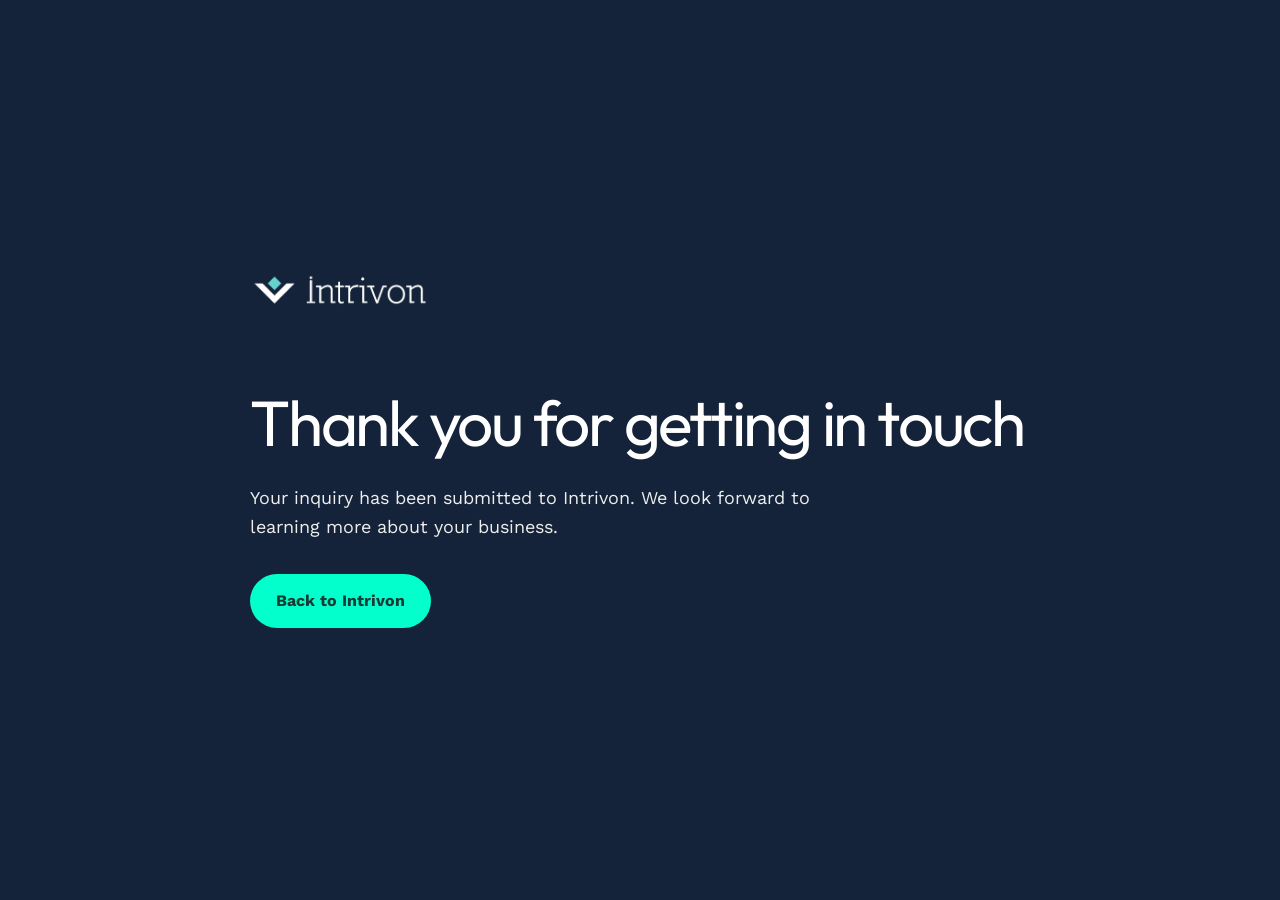
<file: contact-sent.html>
<!doctype html>
<html lang="en-US"><head><meta charset="utf-8"><meta name="viewport" content="width=device-width,initial-scale=1"><meta name="robots" content="noindex"><title>Thank you — Intrivon</title><link rel="icon" href="assets/intrivon-favicon.svg"><style>
@font-face{font-family:Outfit;src:url('assets/fonts/outfit-variable.ttf') format('truetype');font-weight:100 900;font-display:swap}@font-face{font-family:'Work Sans';src:url('assets/fonts/work-sans-variable.ttf') format('truetype');font-weight:100 900;font-display:swap}*{box-sizing:border-box}body{margin:0;min-height:100svh;padding:clamp(24px,6vw,80px);display:flex;align-items:center;background:#142339;color:#fff;font:400 18px/1.65 'Work Sans',sans-serif}main{max-width:780px;margin:auto;width:100%}.logo{width:180px;margin-bottom:72px}h1{font:400 clamp(38px,6vw,64px)/1.1 Outfit,sans-serif;letter-spacing:-.035em;margin:0 0 24px}p{max-width:600px;margin:0 0 32px;color:#eee}.back{display:inline-block;padding:14px 26px;border-radius:999px;background:#03ffcc;color:#173c36;text-decoration:none;font-size:16px;font-weight:700}a:focus-visible{outline:3px solid #72d7b4;outline-offset:5px}
</style></head><body><main><a href="/" aria-label="Intrivon home"><img class="logo" src="assets/intrivon-logo-navy-final.png" alt="Intrivon"></a><h1>Thank you for getting in touch</h1><p>Your inquiry has been submitted to Intrivon. We look forward to learning more about your business.</p><a class="back" href="/">Back to Intrivon</a></main></body></html>
</file>
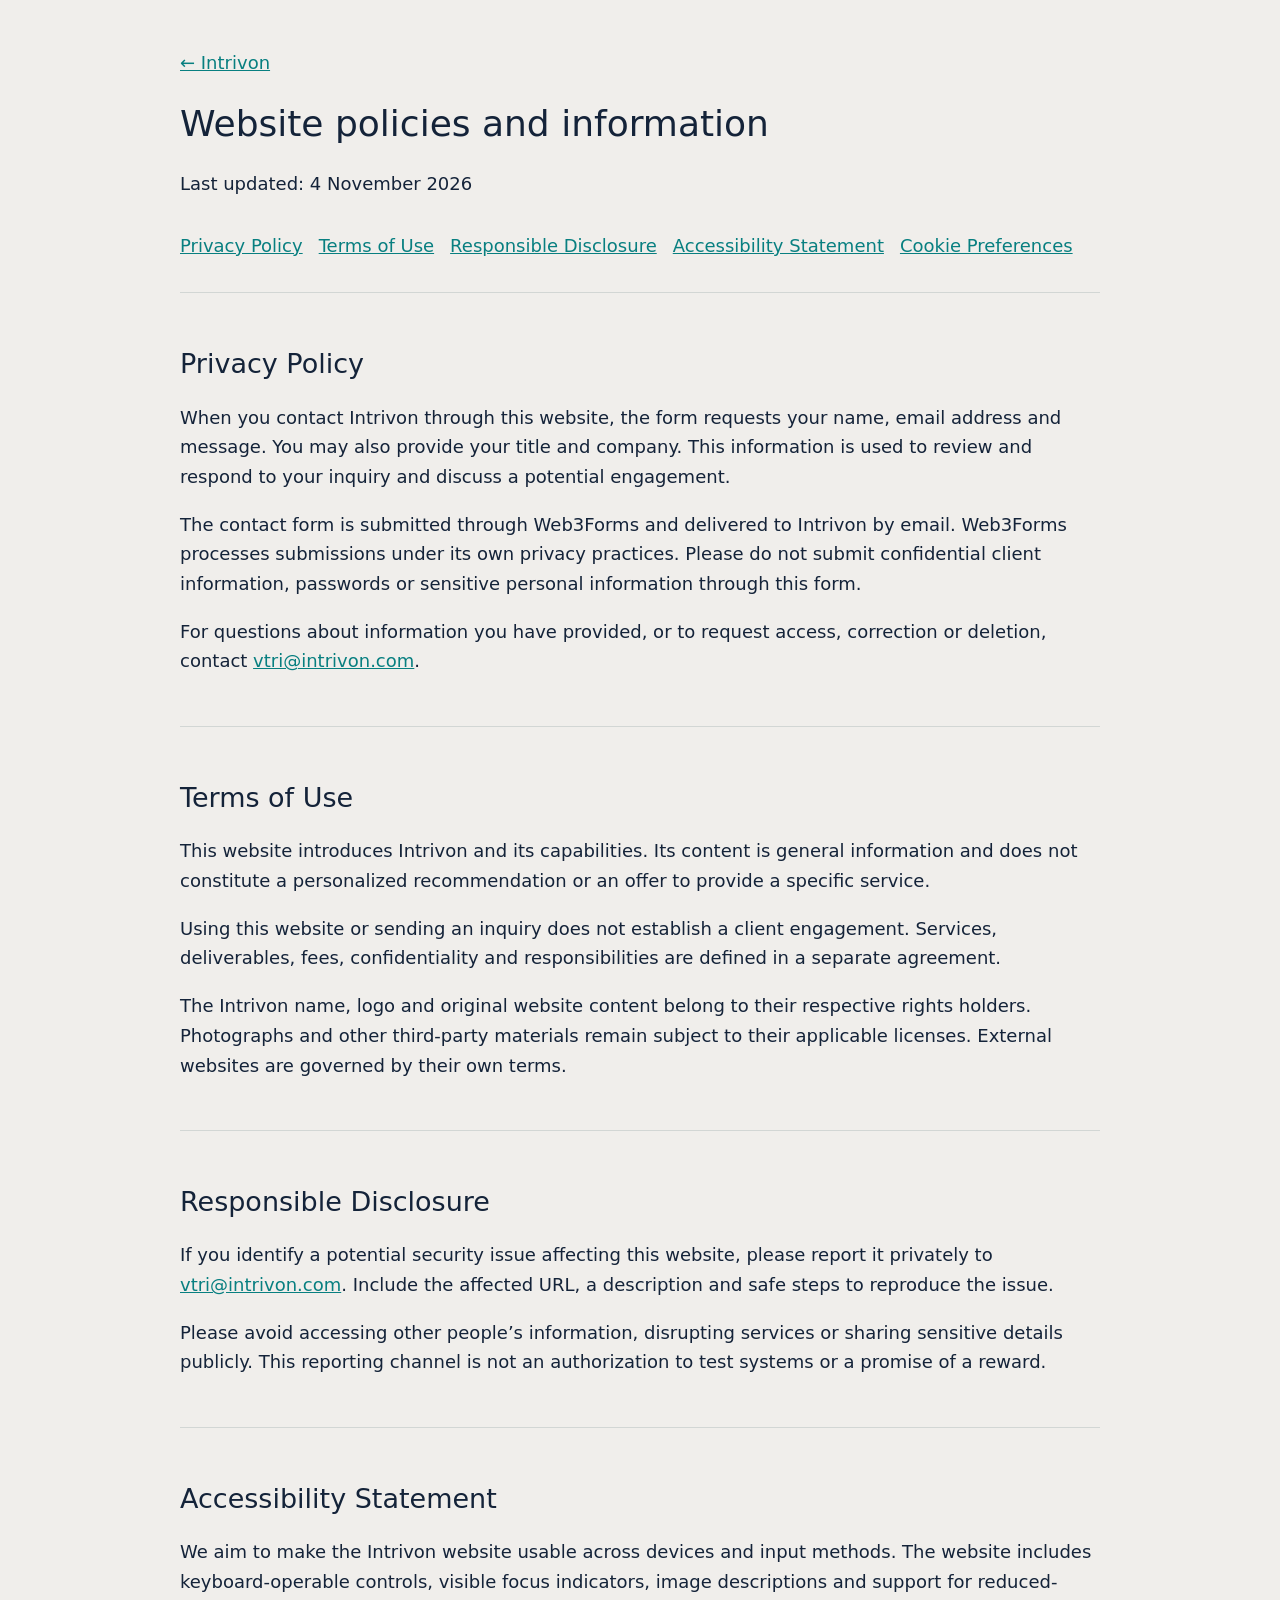
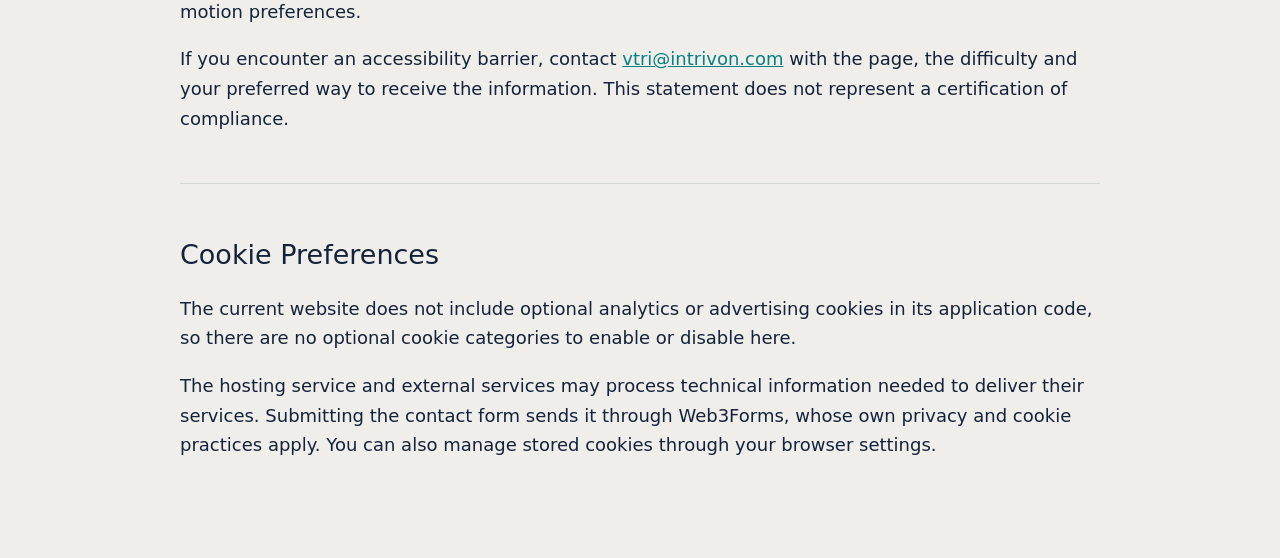
<file: policies.html>
<!doctype html><html lang="en-US"><head><meta charset="utf-8"><meta name="viewport" content="width=device-width,initial-scale=1"><title>Website Policies | Intrivon</title><style>body{margin:0;color:#142339;background:#f0eeeb;font:18px/1.65 system-ui,sans-serif}main{max-width:920px;margin:auto;padding:48px 24px}a{color:#087f80}h1,h2{font-weight:500;line-height:1.2}section{padding:32px 0;border-top:1px solid #d2d6d4;scroll-margin-top:24px}nav{display:flex;gap:16px;flex-wrap:wrap;margin:32px 0}a:focus-visible{outline:2px solid #087f80;outline-offset:4px}</style></head><body><main><a href="index.html">← Intrivon</a><h1>Website policies and information</h1><p>Last updated: 4 November 2026</p><nav aria-label="Policy sections"><a href="#privacy">Privacy Policy</a><a href="#terms">Terms of Use</a><a href="#security">Responsible Disclosure</a><a href="#accessibility">Accessibility Statement</a><a href="#cookies">Cookie Preferences</a></nav><section id="privacy"><h2>Privacy Policy</h2><p>When you contact Intrivon through this website, the form requests your name, email address and message. You may also provide your title and company. This information is used to review and respond to your inquiry and discuss a potential engagement.</p><p>The contact form is submitted through Web3Forms and delivered to Intrivon by email. Web3Forms processes submissions under its own privacy practices. Please do not submit confidential client information, passwords or sensitive personal information through this form.</p><p>For questions about information you have provided, or to request access, correction or deletion, contact <a href="mailto:vtri@intrivon.com">vtri@intrivon.com</a>.</p></section><section id="terms"><h2>Terms of Use</h2><p>This website introduces Intrivon and its capabilities. Its content is general information and does not constitute a personalized recommendation or an offer to provide a specific service.</p><p>Using this website or sending an inquiry does not establish a client engagement. Services, deliverables, fees, confidentiality and responsibilities are defined in a separate agreement.</p><p>The Intrivon name, logo and original website content belong to their respective rights holders. Photographs and other third-party materials remain subject to their applicable licenses. External websites are governed by their own terms.</p></section><section id="security"><h2>Responsible Disclosure</h2><p>If you identify a potential security issue affecting this website, please report it privately to <a href="mailto:vtri@intrivon.com?subject=Website%20security%20report">vtri@intrivon.com</a>. Include the affected URL, a description and safe steps to reproduce the issue.</p><p>Please avoid accessing other people’s information, disrupting services or sharing sensitive details publicly. This reporting channel is not an authorization to test systems or a promise of a reward.</p></section><section id="accessibility"><h2>Accessibility Statement</h2><p>We aim to make the Intrivon website usable across devices and input methods. The website includes keyboard-operable controls, visible focus indicators, image descriptions and support for reduced-motion preferences.</p><p>If you encounter an accessibility barrier, contact <a href="mailto:vtri@intrivon.com?subject=Website%20accessibility">vtri@intrivon.com</a> with the page, the difficulty and your preferred way to receive the information. This statement does not represent a certification of compliance.</p></section><section id="cookies"><h2>Cookie Preferences</h2><p>The current website does not include optional analytics or advertising cookies in its application code, so there are no optional cookie categories to enable or disable here.</p><p>The hosting service and external services may process technical information needed to deliver their services. Submitting the contact form sends it through Web3Forms, whose own privacy and cookie practices apply. You can also manage stored cookies through your browser settings.</p></section></main></body></html>
</file>
<file: assets/hero-video.css>
/* Cinematic hero, charcoal introduction and What we do animation. */
:root{--intro-surface:#232326}
.hero.hero-video{background:#0b1713}
.hero-video::before,.hero-video::after{display:none}
.hero-video .hero-media{position:absolute;inset:0;z-index:-2;overflow:hidden;background:#0b1713}
.hero-video .hero-media video{width:100%;height:100%;object-fit:cover;object-position:50% 50%;display:block}
.hero-video .hero-shade{position:absolute;inset:0;z-index:-1;pointer-events:none;background:linear-gradient(90deg,rgba(5,15,13,.40),rgba(5,15,13,.18) 54%,rgba(5,15,13,.04)),linear-gradient(0deg,rgba(5,15,13,.28),transparent 45%)}
.hero-video .hero-inner{position:relative;display:flex;align-items:center;justify-content:flex-start;min-height:clamp(680px,calc(100svh - var(--header-h)),900px);padding-block:96px}
.hero-video .hero-copy{width:100%;max-width:none;text-align:left}
.hero-video h1{font-size:clamp(3.5rem,6.8vw,6.5rem);line-height:1.08;letter-spacing:-.035em;margin:0;max-width:none;color:#fff;text-shadow:0 2px 24px rgba(0,0,0,.12)}
.hero-video h1 em{color:var(--aqua)}
.hero-video-toggle{position:absolute;right:max(var(--gutter),calc((100vw - var(--max))/2 + var(--gutter)));bottom:26px;display:flex;align-items:center;justify-content:center;width:44px;height:44px;padding:12px;border:1px solid rgba(255,255,255,.45);background:rgba(8,22,17,.26);color:white;cursor:pointer;backdrop-filter:blur(5px)}
.hero-video-toggle:hover{background:rgba(8,22,17,.6)}
.hero-video-toggle svg{width:16px;height:16px;fill:currentColor}
.hero-video-toggle .play-icon{display:none}
.hero-video-toggle[data-paused="true"] .play-icon{display:block}
.hero-video-toggle[data-paused="true"] .pause-icon{display:none}
.hero-video-toggle[hidden]{display:none}
.hero-intro{background:var(--intro-surface);color:#fff;padding-block:clamp(64px,6vw,96px)}
.hero-intro h2{max-width:1100px}
/* Match the section-heading scale used by Team, Services and Sectors. */
.hero-intro h2,#what-we-do .section-top h2{font-family:var(--serif);font-size:clamp(2.2rem,3.6vw,3.8rem);font-weight:400;line-height:1.14;letter-spacing:-.035em;text-wrap:balance}
.hero-intro p{max-width:1050px;margin-top:30px;font-size:1.16rem;line-height:1.65;color:#f1f1f1}
.hero-intro-link{display:inline-flex;align-items:center;justify-content:center;gap:18px;min-height:44px;margin-top:38px;padding:11px 22px;border-radius:999px;background:var(--aqua);color:#173c36;font-size:.875rem;font-weight:700;line-height:1.3;text-transform:uppercase;text-decoration:none;transition:transform .2s}
.hero-intro-link:hover{background:var(--aqua);transform:translateY(-2px)}
.hero-intro-link span{font-size:1.2em}
@media(max-width:900px){
 .hero-video .hero-inner{min-height:720px;padding-block:96px}
}
@media(max-width:600px){
 .hero-video .hero-inner{min-height:calc(100svh - var(--header-h));padding-block:100px}
 .hero-video h1{font-size:clamp(1.5rem,7.6vw,2.85rem);line-height:1.14}
 .hero-video .hero-shade{background:linear-gradient(90deg,rgba(5,15,13,.38),rgba(5,15,13,.12)),linear-gradient(0deg,rgba(5,15,13,.38),transparent)}
 .hero-video .hero-media video{object-position:50% 50%}
 .hero-video-toggle{bottom:22px}
 .hero-intro{padding-block:52px 56px}
 .hero-intro p{margin-top:24px}
 .hero-intro-link{margin-top:30px}
}
@media(prefers-reduced-motion:reduce){.hero-video-toggle,.hero-intro-link{transition:none}.hero-intro-link:hover{transform:none}}


/* One readable phrase at a time; the value promise stays anchored. */
.hero-phrases{display:grid;position:relative;margin-bottom:.12em}
.hero-phrase{grid-area:1/1;display:block;opacity:0;animation:hero-phrase-cycle 7.5s infinite both;white-space:nowrap}
.hero-phrase:nth-child(1){animation-delay:0s}
.hero-phrase:nth-child(2){animation-delay:-5s}
.hero-phrase:nth-child(3){animation-delay:-2.5s}
@keyframes hero-phrase-cycle{
 0%,28.57%{opacity:1;transform:translateY(0)}
 33.333%{opacity:0;transform:translateY(-.14em)}
 33.334%,95.238%{opacity:0;transform:translateY(.14em)}
 100%{opacity:1;transform:translateY(0)}
}
.hero-video.hero-motion-paused .hero-phrase{animation-play-state:paused}
@media(prefers-reduced-motion:reduce){
 .hero-phrases{display:block}
 .hero-phrase{animation:none;opacity:1;transform:none;white-space:normal}
}
</file>
<file: assets/method.css>
/* One shared stage: the original navy hero surface, with synchronized copy. */
#what-we-do .section-top{display:block;margin-bottom:clamp(40px,5vw,64px)}
#what-we-do .section-top h2{margin-bottom:0;max-width:24ch}
#what-we-do .method-description{width:min(100%,760px);max-width:70ch;margin:clamp(24px,3vw,40px) 0 0;text-align:left;font-size:1.16rem;line-height:1.65;color:var(--muted)}
.method-stage{position:relative;isolation:isolate;overflow:hidden;border-radius:clamp(24px,3.2vw,40px);display:grid;grid-template-columns:minmax(0,1fr) minmax(0,1fr);align-items:center;gap:clamp(24px,4vw,56px);padding:clamp(32px,4.8vw,64px);background:var(--night);color:var(--white)}
.method-stage::after{content:"";position:absolute;z-index:-1;right:-8%;top:50%;width:min(900px,80vw);aspect-ratio:1;transform:translateY(-50%);background:radial-gradient(circle,rgba(10,140,140,.26) 0,rgba(10,140,140,.08) 38%,transparent 66%);pointer-events:none}
.method-copy{min-width:0;padding-block:16px}
.method-panels{display:grid}
.method-step{grid-area:1/1;align-self:start}
.method-ready .method-step{opacity:0;visibility:hidden;pointer-events:none}
.method-ready .method-step.is-active{opacity:1;visibility:visible;pointer-events:auto}
#what-we-do .method-step .number{color:#0A8C8C;margin-bottom:26px;font-size:.875rem}
#what-we-do .method-step h3{color:var(--white);font-size:1.35rem;line-height:1.14;margin:0 0 22px;font-weight:400;max-width:14em}
#what-we-do .method-step p{color:var(--on-night);font-size:1rem;line-height:1.65;margin:0;max-width:33em}
.method-navigation{display:flex;gap:12px;margin-top:38px}
.method-navigation button{min-width:52px;min-height:44px;padding:8px 12px;border:0;border-bottom:2px solid #405565;background:none;color:var(--on-night-muted);font:500 .8125rem/1.4 var(--sans);letter-spacing:.08em;cursor:pointer;transition:color .2s,border-color .2s}
.method-navigation button[aria-pressed="true"],.method-navigation button:hover{color:var(--aqua);border-color:var(--aqua)}
#what-we-do .method-art{width:100%;max-width:510px;justify-self:end;min-width:0;gap:0}
#what-we-do .method-art canvas{width:100%;max-width:510px}
.method-toggle{position:absolute;bottom:24px;right:24px;display:flex;align-items:center;justify-content:center;width:44px;height:44px;padding:12px;background:transparent;border:1px solid #405565;color:var(--on-night);cursor:pointer}
.method-toggle:hover{border-color:var(--aqua);color:var(--aqua)}
.method-toggle svg{width:16px;height:16px;fill:currentColor}
.method-toggle .play-icon{display:none}
.method-toggle[data-paused="true"] .play-icon{display:block}
.method-toggle[data-paused="true"] .pause-icon{display:none}
.method-stage :focus-visible{outline:2px solid var(--aqua);outline-offset:5px}
.method-navigation[hidden],.method-toggle[hidden]{display:none}
/* If scripting/canvas is unavailable, every stage remains readable here. */
.method-stage:not(.method-ready) .method-panels{display:block}
.method-stage:not(.method-ready) .method-step+.method-step{margin-top:36px}
.no-js #what-we-do .method-art{min-height:320px;background:url("intrivon-mark-dark.svg") center/80% no-repeat}
@media(max-width:900px){
 .method-stage{gap:24px;padding:36px}
}
@media(max-width:700px){
 #what-we-do .section-top{margin-bottom:36px}
 .method-stage{grid-template-columns:1fr;gap:4px;padding:32px 26px 54px}
 .method-copy{padding:0}
 #what-we-do .method-step .number{margin-bottom:20px}
 #what-we-do .method-step h3{margin-bottom:18px}
 .method-navigation{margin-top:24px}
 #what-we-do .method-art{max-width:360px;justify-self:center}
 .method-toggle{right:20px;bottom:18px}
 .method-stage::after{width:700px;max-width:none;top:74%;right:-220px}
}
@media(prefers-reduced-motion:reduce){.method-ready .method-step,.method-navigation button{transition:none;transform:none}}


/* Four-card platform carousel, animation left and copy right. */
#what-we-do .method-stage{overflow:visible;background:#fff;color:#222;border:1px solid #64D3CE;border-radius:42px;padding:clamp(24px,4vw,56px);margin-bottom:76px;column-gap:clamp(24px,4vw,56px)}
#what-we-do .method-stage::after{display:none}
#what-we-do .method-copy{grid-column:2;grid-row:1}
#what-we-do .method-art{grid-column:1;grid-row:1;justify-self:center}
#what-we-do .method-step .number{color:#0A8C8C;font-size:1rem;font-weight:600;margin-bottom:20px}
#what-we-do .method-step h3{color:var(--ink);font-size:clamp(1.65rem,3vw,2.5rem);font-weight:400;max-width:none;line-height:1.2}
#what-we-do .method-step p{color:var(--muted);font-size:clamp(1rem,1.55vw,1.16rem);line-height:1.65}
#what-we-do .method-navigation{position:absolute;right:0;bottom:-68px;margin:0;gap:12px}
#what-we-do .method-navigation button{position:relative;width:44px;height:44px;min-width:44px;padding:0;border:1px solid transparent;border-radius:50%;color:#222}
#what-we-do .method-navigation button::after{content:"";position:absolute;width:7px;height:7px;background:currentColor;border-radius:50%;left:50%;top:50%;transform:translate(-50%,-50%)}
#what-we-do .method-navigation button[aria-pressed="true"]{border-color:#222;color:#222}
#what-we-do .method-navigation button:hover{color:var(--teal-brand)}
#what-we-do .method-toggle{left:0;right:auto;bottom:-66px;color:#222;border-color:#bbc3c8;background:#fff}
@media(max-width:700px){
 #what-we-do .method-stage{grid-template-columns:1fr;border-radius:28px;padding:24px;gap:16px}
 #what-we-do .method-art{grid-column:1;grid-row:1;max-width:300px}
 #what-we-do .method-copy{grid-column:1;grid-row:2}
 #what-we-do .method-step h3{font-size:1.65rem}
}

/* Compact pagination rings with generous transparent touch targets. */
#what-we-do .method-navigation{gap:0}
#what-we-do .method-navigation button{border:0;background:transparent;color:#000}
#what-we-do .method-navigation button::after{width:6px;height:6px}
#what-we-do .method-navigation button::before{content:"";position:absolute;left:50%;top:50%;width:20px;height:20px;box-sizing:border-box;border:1px solid transparent;border-radius:50%;transform:translate(-50%,-50%)}
#what-we-do .method-navigation button[aria-pressed="true"]{color:#000}
#what-we-do .method-navigation button[aria-pressed="true"]::before{border-color:currentColor}
#what-we-do .method-navigation button:hover{color:var(--teal-brand)}

/* Each phase uses the same label, headline and paragraph tracks. */
#what-we-do .method-ready .method-panels{grid-template-columns:minmax(0,1fr);grid-template-rows:auto auto auto}
#what-we-do .method-ready .method-step{grid-column:1;grid-row:1 / span 3;align-self:stretch;display:grid;grid-template-rows:subgrid;align-items:start}
</file>
<file: assets/firm.css>
/* A stacked introduction followed by one continuous image and caption. */
#our-firm{background:var(--intro-surface);color:#fff}
#our-firm.v28-layout{padding-bottom:0}
#our-firm .firm-copy{display:block;min-width:0}
#our-firm .eyebrow{color:var(--aqua)}
#our-firm h2{color:#fff;max-width:24ch;margin-bottom:0}
#our-firm .firm-copy .lead{width:min(100%,760px);max-width:70ch;margin:clamp(24px,3vw,40px) 0 0;text-align:left;color:#f1f1f1;font-size:1.16rem;line-height:1.65}
#our-firm .firm-feature{margin:clamp(40px,5vw,64px) 0 0;background:var(--intro-surface)}
/* Chicago panorama: retain the tower and skyline without the previous zoom. */
#our-firm .firm-photo{position:relative;isolation:isolate;overflow:hidden;width:100%;aspect-ratio:16/7;margin:0;border-radius:0;background:#102023}
#our-firm .firm-photo img{position:absolute;inset:0;width:100%;max-width:none;height:100%;aspect-ratio:auto;object-fit:cover;object-position:50% 28%;transform:none;filter:saturate(.58) brightness(.76) contrast(1.06)}
#our-firm .firm-photo::after{content:"";position:absolute;inset:0;pointer-events:none;background:linear-gradient(180deg,transparent 75%,rgba(35,35,38,.22) 90%,var(--intro-surface) 100%),linear-gradient(115deg,rgba(8,32,33,.13),rgba(8,32,33,.03))}
#our-firm .firm-note{margin:0;padding:clamp(24px,2.5vw,28px) 0 clamp(28px,3vw,40px);background:var(--intro-surface);color:var(--white);border:0;border-radius:0;box-shadow:none}
#our-firm .firm-caption-copy{width:100%;margin:0;text-align:left}
#our-firm .firm-note .eyebrow{margin:0 0 12px}
#our-firm .firm-note h3{color:var(--white);font-size:clamp(1.25rem,1.8vw,1.5rem);font-weight:400;line-height:1.3;margin:0 0 12px;text-wrap:wrap}
#our-firm .firm-note p{color:#d7d8db;max-width:none;margin:0;font-size:.875rem;line-height:1.7}
@media(max-width:600px){#our-firm .firm-photo{aspect-ratio:7/4}#our-firm .firm-photo img{height:100%;object-position:52% 40%}}
</file>
<file: assets/contact.css>
/* Contact enquiry dialog. Native dialog supplies focus containment and Escape. */
.contact-dialog{width:min(760px,calc(100vw - 32px));max-height:calc(100svh - 32px);margin:auto;padding:40px;border:0;border-radius:24px;color:#232326;background:#fff;overscroll-behavior:contain;font:400 1rem/1.5 var(--sans)}
.contact-dialog::backdrop{background:rgba(5,14,19,.76);backdrop-filter:blur(6px)}
.contact-dialog h2{font-family:var(--serif);font-size:clamp(30px,5vw,42px);font-weight:400;line-height:1.2;margin:0 44px 28px 0;letter-spacing:-.025em}
.contact-close{position:absolute;right:22px;top:22px;width:44px;height:44px;background:transparent;color:#232326;border:0;font-size:32px;line-height:1;cursor:pointer}
.contact-form{display:grid;gap:20px}
.contact-row{display:grid;grid-template-columns:1fr 1fr;gap:18px}
.contact-field{display:grid;gap:7px;min-width:0}
.contact-field label{font-size:13px;font-weight:500}
.contact-field input,.contact-field textarea{width:100%;min-width:0;border:1px solid #85898c;border-radius:12px;padding:13px 15px;background:#fff;color:#232326;font:400 1rem/1.5 var(--sans);outline-offset:3px}
.contact-field textarea{min-height:120px;resize:vertical}
.contact-field input:focus,.contact-field textarea:focus{outline:3px solid #72d7b4;border-color:#173c36}
.contact-submit{justify-self:start;border:0;border-radius:999px;padding:16px 30px;min-height:52px;background:#03ffcc;color:#173c36;font:700 1rem/1.3 var(--sans);cursor:pointer}
.contact-submit:hover{background:#72f4d9}
.contact-honey{display:none}
body.contact-open{overflow:hidden}
@media(max-width:520px){.contact-dialog{padding:28px 22px;border-radius:20px}.contact-dialog h2{margin-bottom:24px}.contact-row{grid-template-columns:1fr;gap:20px}.contact-close{right:12px;top:14px}}
</file>
<file: assets/section-layout.css>
/* Every section uses the same content edges as the full-width firm caption. */
:root{--section-max:1340px;--section-gutter:32px}
.section.v28-layout .container,.closing.v28-layout .container,.hero-intro .wrap{
 width:100%;max-width:var(--section-max);margin-inline:auto;padding-inline:var(--section-gutter)
}
.hero-intro h2,#what-we-do .section-top h2,#our-firm .firm-copy h2,
#team>.container>h2,#services .section-top h2,#sectors .section-top h2,
#values .section-top h2,.closing.v28-layout h2{
 width:100%;max-width:none;text-align:left;white-space:normal;text-wrap:wrap
}
.hero-intro p,#what-we-do .method-description,#our-firm .firm-copy .lead,
#team .team-intro,#services .section-top>p,#sectors .section-top>p,#values .section-top>p,
.closing.v28-layout>.container>p{
 width:100%;max-width:none;margin-inline:0;text-align:left
}
#services .section-top,#sectors .section-top,#values .section-top{display:block}
#services .section-top h2,#sectors .section-top h2,#values .section-top h2{margin-bottom:0}
#services .section-top>p,#sectors .section-top>p,#values .section-top>p{margin-top:clamp(24px,3vw,40px);margin-bottom:0}
@media(max-width:600px){:root{--section-gutter:20px}}

/* Section labels and contact CTA share the navigation typography. */
body .eyebrow,body .v28-layout .eyebrow,body .hero-intro-link{font-family:var(--sans);font-size:.875rem;font-weight:400;line-height:1.3;letter-spacing:0;text-transform:uppercase}

/* Match ONE PLATFORM; preserve the partnership caption typography. */
body .eyebrow:not(.firm-caption-copy .eyebrow),body .v28-layout .eyebrow:not(.firm-caption-copy .eyebrow){font-family:var(--sans);font-size:1rem;font-weight:600;line-height:1.3;letter-spacing:.16em;text-transform:uppercase}
</file>
<file: assets/team.css>
/* Team: stable portraits move progressively between editorial positions. */
#team .team-grid[hidden]{display:none}
#team .team-intro{margin-bottom:clamp(40px,5vw,64px)}
#team .experts{position:relative;display:grid;grid-template-columns:.7fr 1.7fr .9fr .9fr;grid-template-rows:auto auto auto;column-gap:clamp(18px,2.2vw,30px);row-gap:22px;align-items:start}
#team .expert-heading{grid-column:2;grid-row:1;min-height:96px;align-self:end;display:flex;flex-direction:column;justify-content:flex-end}
#team .expert-name{font-size:clamp(1.5rem,2.4vw,2rem);font-weight:400;line-height:1.15;margin:0 0 9px}
#team .expert-role{font-size:1rem;line-height:1.4;font-weight:400;color:var(--teal);margin:0}
#team .expert-photo{grid-column:2;grid-row:2;margin:0;touch-action:pan-y}
#team .experts .portrait-frame{display:block;aspect-ratio:1;border-radius:0;background:#696969}
#team .expert-bio{grid-column:2;grid-row:3;font-size:1.0625rem;line-height:1.65;color:var(--muted);margin:0;min-height:8.3em}
#team .expert-peer{display:block;width:100%;min-width:0;padding:0;border:0;border-radius:0;background:transparent;text-align:left;cursor:pointer;color:var(--night);font:inherit;grid-row:2}
#team .expert-peer--previous{grid-column:1;align-self:end;transform:translateY(45px)}
#team .expert-peer--next{grid-column:3}
#team .expert-peer--last{grid-column:4}
#team .expert-peer .portrait-frame{opacity:.78;transition:opacity .22s ease}
#team .expert-peer:hover .portrait-frame,#team .expert-peer:focus-visible .portrait-frame{opacity:1}
#team .expert-peer-name{display:block;font-size:.875rem;line-height:1.45;font-weight:500;margin-top:12px;min-height:2.9em}
#team .expert-controls{grid-column:3 / 5;grid-row:3;display:flex;align-items:center;gap:8px;padding-top:2px}
#team .expert-peer:focus-visible,#team .expert-arrow:focus-visible{outline:2px solid var(--teal);outline-offset:5px}
#team .expert-status{position:absolute;width:1px;height:1px;overflow:hidden;clip-path:inset(50%);white-space:nowrap}
@media (min-width:701px) and (max-width:1000px){
 #team .experts{grid-template-columns:.6fr 1.8fr .8fr .8fr;gap:18px}
 #team .expert-name{font-size:1.5rem}
 #team .expert-heading{min-height:120px}
 #team .expert-peer-name{font-size:.75rem}
 #team .expert-bio{font-size:1rem;min-height:11.6em}
}
@media (max-width:700px){
 #team .experts{grid-template-columns:repeat(3,minmax(0,1fr));gap:20px 14px}
 #team .expert-heading{grid-column:1 / -1;grid-row:1;min-height:112px}
 #team .expert-name{font-size:1.625rem}
 #team .expert-role{font-size:.9375rem}
 #team .expert-photo{grid-column:1 / -1;grid-row:2}
 #team .expert-bio{grid-column:1 / -1;grid-row:3;min-height:10em;font-size:1rem;line-height:1.6}
 #team .expert-controls{grid-column:1 / -1;grid-row:4;padding:0 0 6px}
 #team .expert-peer{grid-row:5;align-self:start;transform:none}
 #team .expert-peer--previous{grid-column:1}
 #team .expert-peer--next{grid-column:2}
 #team .expert-peer--last{grid-column:3}
 #team .expert-peer-name{font-size:.75rem;margin-top:9px;min-height:2.9em}
}
@media (prefers-reduced-motion:reduce){#team .expert-photo.is-changing{animation:none}#team .expert-peer .portrait-frame,#team .expert-arrow{transition:none}}

#team .expert-slot{visibility:hidden;pointer-events:none}
#team .expert-portraits{position:absolute;inset:0;overflow:hidden;pointer-events:none}
#team .expert-portrait{position:absolute;display:block;appearance:none;overflow:visible;margin:0;padding:0;border:0;background:none;text-align:left;font:inherit;color:var(--night);cursor:pointer;pointer-events:auto;touch-action:pan-y;z-index:2}
#team .experts.is-ready .expert-portrait{transition:left 1s cubic-bezier(.25,.75,.25,1),top 1s cubic-bezier(.25,.75,.25,1),width 1s cubic-bezier(.25,.75,.25,1)}
#team .expert-portrait[data-position="active"]{z-index:3}
#team .expert-portrait .portrait-frame{opacity:.78;transition:opacity 1s ease}
#team .expert-portrait[data-position="active"] .portrait-frame,#team .expert-portrait:hover .portrait-frame,#team .expert-portrait:focus-visible .portrait-frame{opacity:1}
#team .expert-portrait .expert-peer-name{transition:opacity .35s ease}
#team .expert-portrait[data-position="active"] .expert-peer-name{opacity:0}
#team .expert-portrait:focus-visible{outline:2px solid var(--teal);outline-offset:-2px}
#team .expert-controls{position:relative;z-index:4}
#team .expert-portrait .portrait-frame{isolation:isolate}
#team .expert-portrait .portrait-base{filter:grayscale(1)}
#team .expert-light-defs{position:absolute;width:0;height:0;overflow:hidden;pointer-events:none}
#team .expert-portrait .portrait-grade{position:absolute;inset:0;display:block;background:linear-gradient(45.73deg,rgba(43,11,158,.5) 34.05%,rgba(0,255,204,.5) 105.44%);mix-blend-mode:color;opacity:0;transition:opacity 1s cubic-bezier(.25,.75,.25,1);pointer-events:none}
#team .expert-portrait[data-position="active"] .portrait-grade{opacity:1}
@media(prefers-reduced-motion:reduce){#team .expert-portrait .portrait-grade{transition:none}}
@media(prefers-reduced-motion:reduce){#team .experts.is-ready .expert-portrait,#team .expert-portrait .portrait-frame,#team .expert-portrait .expert-peer-name{transition:none}}
</file>
<file: assets/media-controls.css>
/* Consistent icon-only media controls, based on the supplied reference. */
.hero-video-toggle,.method-toggle,#team .expert-arrow,#team .expert-playback{
 display:grid;place-items:center;flex:0 0 auto;width:36px;height:36px;
 padding:0;border:0;border-radius:6px;background:#f2f2f2;color:#343434;
 box-shadow:none;backdrop-filter:none;cursor:pointer;
 transition:background .18s ease,color .18s ease;
}
.hero-video-toggle:hover,.method-toggle:hover,#team .expert-arrow:hover,#team .expert-playback:hover{background:#e4e4e4;color:#171717}
.hero-video-toggle:focus-visible,.method-toggle:focus-visible,#team .expert-arrow:focus-visible,#team .expert-playback:focus-visible{outline:2px solid var(--aqua);outline-offset:4px}
.hero-video-toggle svg,.method-toggle svg,#team .expert-arrow svg,#team .expert-playback svg{
 width:18px;height:18px;fill:none;stroke:currentColor;stroke-width:1.6;stroke-linecap:round;stroke-linejoin:round;
}
#team .expert-playback .pause-icon{display:block}
#team .expert-playback .play-icon{display:none}
#team .expert-playback[data-paused="true"] .pause-icon{display:none}
#team .expert-playback[data-paused="true"] .play-icon{display:block}
@media(max-width:700px){.hero-video-toggle,.method-toggle,#team .expert-arrow,#team .expert-playback{width:44px;height:44px}}
@media(prefers-reduced-motion:reduce){.hero-video-toggle,.method-toggle,#team .expert-arrow,#team .expert-playback{transition:none}}

/* Translucent hero control, matching the supplied BCG reference. */
.hero-video .hero-video-toggle{background:rgba(255,255,255,.16);border:1px solid rgba(255,255,255,.42);color:#fff;border-radius:6px;box-shadow:inset 0 1px 0 rgba(255,255,255,.22)}
.hero-video .hero-video-toggle:hover{background:rgba(255,255,255,.25);border-color:rgba(255,255,255,.7);color:#fff}
</file>
<file: assets/services.css>
#services{background:#F1F2F2}
#services .service-library{min-width:0}
#services .service-track{display:flex;gap:20px;overflow-x:auto;scroll-snap-type:x mandatory;scrollbar-width:none;padding:0;overscroll-behavior-x:contain}
#services .service-track::-webkit-scrollbar{display:none}
#services .service-card{position:relative;isolation:isolate;flex:0 0 calc((100% - 40px)/3);height:520px;overflow:hidden;background:#172528;color:white;scroll-snap-align:start;scroll-snap-stop:always}
#services .service-card>img{position:absolute;inset:0;width:100%;height:100%;object-fit:cover;filter:none;transition:transform .7s ease}
#services .service-shade{position:absolute;inset:0;background:linear-gradient(180deg,rgba(7,30,31,.3),rgba(16,25,28,.12) 30%,rgba(16,25,28,.94) 100%);transition:background .35s}
#services .service-index{position:absolute;top:26px;left:26px;font-size:11px;letter-spacing:.15em;color:#c1ece6}
#services .service-copy{position:absolute;left:26px;right:26px;bottom:70px;z-index:1}
#services .service-copy h3{font-size:clamp(1.45rem,2vw,1.8rem);line-height:1.15;font-weight:500;letter-spacing:-.025em;margin:0;color:#fff}
#services .service-description p{font-size:1rem;line-height:1.55;color:#f1f5f4;margin:20px 0 0;max-width:none}
#services .service-description:not([hidden]){animation:service-reveal .35s ease both}
#services .service-card.is-open .service-shade{background:linear-gradient(180deg,rgba(7,18,24,.08),rgba(7,18,24,.08) 38%,rgba(7,18,24,.88) 100%)}
#services .service-card.is-open>img{transform:scale(1.045)}
#services .service-toggle{position:absolute;inset:0;z-index:2;cursor:pointer;background:transparent;border:0;color:#fff;text-align:right;padding:0}
#services .service-toggle span{position:absolute;bottom:23px;right:26px;font:300 30px/1 Arial;transition:transform .3s}
#services .service-toggle[aria-expanded=true] span{transform:rotate(45deg)}
#services .service-toggle:focus-visible{outline:3px solid #74d8cf;outline-offset:-5px}
#services .service-controls{display:flex;justify-content:flex-end;align-items:center;gap:8px;margin-top:24px}
#services .service-position{font-size:12px;letter-spacing:.12em;margin-right:12px;font-variant-numeric:tabular-nums}
#services .service-controls button{display:grid;place-items:center;width:36px;height:36px;padding:0;border:0;border-radius:6px;background:#f2f2f2;color:#343434;cursor:pointer;transition:background .2s,color .2s}
#services .service-controls button:hover:not(:disabled){background:#e4e4e4;color:#171717}
#services .service-controls button:disabled{opacity:.25;cursor:default}
#services .service-controls svg{width:18px;height:18px;fill:none;stroke:currentColor;stroke-width:1.6;stroke-linecap:round;stroke-linejoin:round}
@keyframes service-reveal{from{opacity:0;transform:translateY(12px)}to{opacity:1;transform:none}}
@media(max-width:1050px){#services .service-card{flex-basis:calc((100% - 20px)/2)}}
@media(max-width:600px){#services .service-track{gap:14px}#services .service-card{flex-basis:88%;height:500px}#services .service-copy{left:22px;right:22px}#services .service-copy h3{font-size:1.5rem}#services .service-description p{font-size:.94rem}#services .service-index{left:22px}#services .service-controls{margin-top:20px}}
@media(prefers-reduced-motion:reduce){#services *{animation:none!important;transition:none!important;scroll-behavior:auto!important}}

#services .service-controls button:focus-visible{outline:2px solid var(--aqua);outline-offset:4px}
@media(max-width:700px){#services .service-controls button{width:44px;height:44px}}

/* v101: subtly more vivid violet–turquoise grade; original photos and shading retained. */
#services .service-card>img{filter:grayscale(1);object-position:var(--service-focus,50% 50%)}
#services .service-card::before{content:"";position:absolute;inset:0;z-index:1;pointer-events:none;background:linear-gradient(45.73deg,rgba(43,11,158,.74) 34.05%,rgba(0,255,204,.74) 105.44%);mix-blend-mode:color}
#services .service-shade{z-index:2;background:linear-gradient(180deg,rgba(7,18,24,.08),rgba(7,18,24,.08) 38%,rgba(7,18,24,.88) 100%)}
#services .service-index,#services .service-copy{z-index:3}
#services .service-toggle{z-index:4}
#services .service-card:nth-child(2){--service-focus:66% 50%}
#services .service-card:nth-child(3){--service-focus:43% 50%}
#services .service-card:nth-child(4){--service-focus:32% 50%}
#services .service-card:nth-child(8){--service-focus:43% 50%}

/* Balance the bright monitor and white background in service 04. */
#services .service-card:nth-child(4)>img{filter:grayscale(1) brightness(.82)}
</file>
<file: assets/sectors.css>
#sectors{background:#fff;color:var(--ink)}
#sectors .section-top p{color:var(--muted)}
#sectors .sector-track{display:flex;gap:28px;overflow-x:auto;scroll-snap-type:x mandatory;scrollbar-width:none;margin-top:40px}
#sectors .sector-track::-webkit-scrollbar{display:none}
#sectors .sector-slide{position:relative;isolation:isolate;flex:0 0 calc((100% - 28px)/2);min-width:0;min-height:700px;padding:32px;display:flex;flex-direction:column;justify-content:space-between;gap:190px;scroll-snap-align:start;overflow:hidden}
#sectors .sector-slide>img{position:absolute;inset:0;width:100%;height:100%;object-fit:cover;z-index:-2}
#sectors .sector-slide:before{content:"";position:absolute;inset:0;background:linear-gradient(180deg,rgba(16,29,46,.15),transparent 40%,rgba(16,29,46,.12));z-index:-1;pointer-events:none}
#sectors h3.sector-label{align-self:flex-start;max-width:100%;margin:0;padding:12px 22px;border:1.5px solid white;border-radius:20px;background:rgba(16,29,46,.65);color:white;font-size:clamp(.8rem,1.15vw,1.05rem);font-weight:500;letter-spacing:.025em;line-height:1.4}
#sectors .sector-copy{padding:30px;border-radius:32px;background:rgba(235,241,242,.94);backdrop-filter:blur(12px)}
#sectors .sector-copy p{margin:0;max-width:none;color:var(--muted);font-size:clamp(1rem,1.35vw,1.2rem);line-height:1.65}
#sectors .sector-pagination{display:flex;justify-content:flex-end;gap:12px;margin-top:20px}
#sectors .sector-pagination button{width:44px;height:44px;border:0;background:transparent;position:relative;cursor:pointer;padding:0;color:#111}
#sectors .sector-pagination button:before{content:"";position:absolute;width:6px;height:6px;border-radius:50%;background:currentColor;top:50%;left:50%;transform:translate(-50%,-50%)}
#sectors .sector-pagination button[aria-current="true"]:after{content:"";position:absolute;width:20px;height:20px;border:1.5px solid currentColor;border-radius:50%;top:50%;left:50%;transform:translate(-50%,-50%)}
#sectors .sector-pagination button:focus-visible,#sectors .sector-track:focus-visible{outline:2px solid #0A8C8C;outline-offset:3px}
@media(max-width:700px){#sectors .sector-slide{flex-basis:100%;min-height:620px;padding:20px;gap:160px}#sectors .sector-copy{padding:24px;border-radius:28px}#sectors h3.sector-label{font-size:.82rem;padding:10px 16px}#sectors .sector-pagination{gap:4px}}

/* Expand the text panel evenly to the card edges. */
#sectors .sector-copy{position:absolute;left:32px;right:32px;bottom:32px;min-height:0;box-sizing:border-box;transition:left .45s ease,right .45s ease,bottom .45s ease,min-height .45s ease,border-radius .45s ease,padding .45s ease,background .45s ease;z-index:1}
#sectors .sector-label{position:relative;z-index:2;pointer-events:none}
#sectors .sector-slide.is-expanded .sector-copy{left:0;right:0;bottom:0;min-height:100%;border-radius:0;padding:130px 40px 40px;background:#EBF1F2}
#sectors .sector-expand{position:absolute;inset:0;z-index:3;border:0;background:transparent;cursor:pointer;border-radius:0}
#sectors .sector-expand:focus-visible{outline:3px solid #0A8C8C;outline-offset:-5px}
@media(max-width:700px){#sectors .sector-copy{left:20px;right:20px;bottom:20px}#sectors .sector-slide.is-expanded .sector-copy{padding:120px 28px 28px}}
@media(prefers-reduced-motion:reduce){#sectors .sector-copy{transition:none}}

/* Compact summary at rest; complete copy on expansion. */
#sectors .sector-copy{left:40px;right:40px;bottom:32px;padding:26px 28px;border-radius:28px}
#sectors .sector-copy .sector-summary{font-size:clamp(1.05rem,1.7vw,1.5rem);font-weight:400;color:var(--ink);line-height:1.35;display:-webkit-box;-webkit-box-orient:vertical;-webkit-line-clamp:2;overflow:hidden}
#sectors .sector-detail[hidden]{display:none}
#sectors .sector-copy .sector-detail{margin-top:28px}
#sectors .sector-slide.is-expanded .sector-summary{display:block;overflow:visible}
@media(max-width:700px){#sectors .sector-copy{left:28px;right:28px;bottom:24px;padding:22px;border-radius:24px}#sectors .sector-copy .sector-summary{font-size:1.1rem}}

/* Match the supplied Outfit heading reference. */
#sectors .sector-copy .sector-summary{font-family:var(--serif);font-size:clamp(1.45rem,2vw,1.8rem);font-weight:400;line-height:1.15;letter-spacing:-.025em;color:var(--ink)}
@media(max-width:600px){#sectors .sector-copy .sector-summary{font-size:1.5rem}}

#sectors .sector-slide:not(.is-expanded) .sector-copy{min-height:150px;display:flex;align-items:center}
@media(max-width:700px){#sectors .sector-slide:not(.is-expanded) .sector-copy{min-height:140px}}

/* Reference proportions: 750 x 1000 card, 670 x 350 inset panel. */
#sectors .sector-slide{container-type:inline-size;aspect-ratio:3/4;min-height:0;padding:0;display:block}
#sectors h3.sector-label{position:absolute;left:5.33%;top:4%;max-width:89.34%;font-size:clamp(.8rem,3.45cqw,1.6rem);padding:1.8% 5.3%;border-radius:20px}
#sectors .sector-slide:not(.is-expanded) .sector-copy{left:5.33%;right:5.33%;bottom:4%;height:35%;min-height:0;padding:5.33%;border-radius:5.33cqw;display:block}
#sectors .sector-copy .sector-summary{font-size:5.85cqw;line-height:1.22;font-weight:400;letter-spacing:-.025em}
#sectors .sector-slide.is-expanded .sector-copy{padding:17% 5.33% 5.33%;height:100%;overflow-y:auto}
#sectors .sector-copy .sector-detail{font-size:clamp(.9rem,3.5cqw,1.25rem);line-height:1.5}

/* Translucent, frosted panels retain the underlying image colours. */
#sectors .sector-copy,#sectors .sector-slide.is-expanded .sector-copy{background:rgba(235,241,242,.7);-webkit-backdrop-filter:blur(20px);backdrop-filter:blur(20px)}
#sectors .sector-copy .sector-detail{color:var(--ink)}
@supports not ((backdrop-filter:blur(20px)) or (-webkit-backdrop-filter:blur(20px))){#sectors .sector-copy,#sectors .sector-slide.is-expanded .sector-copy{background:rgba(235,241,242,.94)}}
</file>
<file: assets/values.css>
#values .core-stage{display:grid;border-radius:36px;overflow:hidden;background:#f1f2f2;isolation:isolate}
#values .core-slide{grid-area:1/1;display:grid;grid-template-columns:1fr 1fr;min-height:420px;visibility:hidden;opacity:0;pointer-events:none;transition:opacity .7s ease,visibility .7s}
#values .core-slide[hidden]{display:grid}
#values .core-slide.is-active{visibility:visible;opacity:1;pointer-events:auto}
#values .core-copy{padding:40px 44px;align-self:start}
#values .core-copy h3{font:400 clamp(30px,3.5vw,50px)/1.12 var(--serif);letter-spacing:-.025em;margin:0 0 24px;color:#142339}
#values .core-copy p{font:400 clamp(15px,1.2vw,18px)/1.65 var(--sans);color:#566373;margin:0}
#values .core-photo{position:relative;overflow:hidden;min-height:420px}
#values .core-photo img{position:absolute;inset:0;width:100%;height:100%;object-fit:cover;object-position:center}
#values .core-slide:nth-child(2) img{object-position:70% center}
#values .core-slide:nth-child(4) img{object-position:65% center}
#values .core-controls{display:flex;justify-content:flex-end;gap:8px;margin-top:22px}
#values .core-controls button{display:grid;place-items:center;flex:0 0 auto;width:36px;height:36px;padding:0;border:0;border-radius:6px;background:#f2f2f2;color:#343434;cursor:pointer;transition:background .18s ease}
#values .core-controls button:hover{background:#e4e4e4;color:#171717}
#values .core-controls button:focus-visible{outline:2px solid #64d3ce;outline-offset:4px}
#values .core-controls svg{width:18px;height:18px;fill:none;stroke:currentColor;stroke-width:1.6;stroke-linecap:round;stroke-linejoin:round}
#values .core-status{position:absolute;width:1px;height:1px;overflow:hidden;clip-path:inset(50%);white-space:nowrap}
@media(max-width:800px){#values .core-slide{grid-template-columns:1fr}#values .core-copy{padding:30px;min-height:300px}#values .core-photo{min-height:280px;aspect-ratio:4/3}#values .core-stage{border-radius:28px}}
@media(max-width:700px){#values .core-controls button{width:44px;height:44px}}
@media(prefers-reduced-motion:reduce){#values .core-slide,#values .core-controls button{transition:none}}

/* Same type scale as the Sectors summary at the same viewport width. */
#values .core-carousel{container-type:inline-size}
#values .core-copy h3{font-family:var(--serif);font-size:calc(2.925cqw - .819px);font-weight:400;line-height:1.22;letter-spacing:-.025em;color:var(--ink)}
#values .core-copy p{text-align:justify;text-align-last:left;max-width:none}
@media(max-width:700px){#values .core-copy h3{font-size:5.85cqw}}


#values .core-photo .light-layer{pointer-events:none;mix-blend-mode:screen}
@media(prefers-reduced-motion:reduce){#values .core-photo .light-layer{display:none}}

#values .core-slide:nth-child(3) .light-layer{mix-blend-mode:normal}
</file>
<file: assets/floating-header.css>
/* One translucent surface grows from the signature into a horizontal bar. */
:root{--header-h:0px}
html{scroll-padding-top:116px}
.floating-header{position:fixed;top:calc(20px + env(safe-area-inset-top,0px));left:24px;right:24px;z-index:50;pointer-events:none;color:#ffffff;--signature-width:244px;--bar-height:60px}
.floating-nav{position:relative;display:flex;justify-content:flex-start;height:var(--bar-height);isolation:isolate}
.floating-nav::before{content:"";position:absolute;left:0;top:0;bottom:0;width:var(--signature-width);border-radius:18px;background:rgba(20,35,57,.70);box-shadow:0 4px 20px rgba(16,29,46,.07);-webkit-backdrop-filter:blur(20px);backdrop-filter:blur(20px);z-index:-1;transition:width .45s cubic-bezier(.22,1,.36,1)}
.nav-open .floating-nav::before{width:100%}
.floating-brand-box{position:relative;display:flex;align-items:center;gap:16px;width:var(--signature-width);flex-shrink:0;padding:8px 24px 8px 8px;pointer-events:auto}
.floating-brand{display:flex;align-items:center;text-decoration:none}
.floating-brand img{display:block;width:152px;height:auto}
.floating-toggle{display:flex;flex-direction:column;justify-content:center;align-items:center;gap:6px;width:44px;height:44px;flex-shrink:0;padding:0;border:0;border-radius:12px;background:transparent;color:#ffffff;cursor:pointer;transition:background .2s,border-color .2s}
.floating-toggle:hover,.floating-toggle:focus-visible{background:#64d3ce;border-color:#64d3ce}
.floating-toggle span{display:block;width:22px;height:1.5px;background:currentColor;transition:transform .25s,opacity .2s}
.nav-open .floating-toggle span:first-child{transform:translateY(7.5px) rotate(45deg)}
.nav-open .floating-toggle span:nth-child(2){opacity:0}
.nav-open .floating-toggle span:last-child{transform:translateY(-7.5px) rotate(-45deg)}
.floating-panel{position:absolute;left:var(--signature-width);right:auto;top:0;width:max-content;max-width:calc(100% - var(--signature-width));height:var(--bar-height);display:flex;align-items:center;justify-content:flex-start;gap:24px;padding:0 24px 0 12px;overflow-x:auto;overflow-y:hidden;scrollbar-width:thin;clip-path:inset(0 100% 0 0);opacity:0;visibility:hidden;pointer-events:none;transition:clip-path .45s cubic-bezier(.22,1,.36,1),opacity .25s,visibility .45s}
.nav-open .floating-panel{clip-path:inset(0);opacity:1;visibility:visible;pointer-events:auto}
.floating-panel a{position:relative;flex-shrink:0;color:#ffffff;text-decoration:none;font:400 .875rem/1.3 var(--sans);letter-spacing:0;text-transform:uppercase;white-space:nowrap;padding:8px 0;transition:color .2s}
.floating-panel a:hover,.floating-panel a[aria-current=true]{color:#64d3ce}
.floating-header :focus-visible{outline:2px solid #64d3ce;outline-offset:4px}
@media(max-width:700px){
 .floating-header{top:calc(12px + env(safe-area-inset-top,0px));left:12px;right:12px;--signature-width:224px;--bar-height:56px}
 .floating-brand-box{gap:12px;padding:6px 18px 6px 6px}
 .floating-toggle{width:44px;height:44px;border-radius:12px}
 .floating-brand img{width:144px}
 .floating-nav::before{border-radius:16px}
 .nav-open .floating-brand-box{width:56px;padding:6px}
 .nav-open .floating-brand{display:none}
 .floating-panel{left:56px;right:auto;max-width:calc(100% - 56px);padding:0 20px 0 12px;gap:22px}
 html{scroll-padding-top:96px}
}
@supports not ((backdrop-filter:blur(20px)) or (-webkit-backdrop-filter:blur(20px))){.floating-nav::before{background:rgba(20,35,57,.85)}}
@media(prefers-reduced-motion:reduce){.floating-nav::before,.floating-panel,.floating-toggle,.floating-toggle span{transition:none}}
@media print{.floating-header{display:none}}

.floating-header.nav-open .floating-nav{display:grid;grid-template-columns:auto minmax(0,1fr);height:auto;min-height:var(--bar-height);align-items:center}
.nav-open .floating-brand-box{grid-area:1/1;align-self:start;height:var(--bar-height)}
.nav-open .floating-panel{grid-area:1/2;position:static;width:auto;max-width:none;min-height:var(--bar-height);height:auto;flex-wrap:wrap;justify-content:flex-end;align-content:center;gap:0 24px;padding-block:6px;overflow:visible}
@media(max-width:700px){.nav-open .floating-panel{padding-inline:4px 12px}.nav-open .floating-panel a{font-size:.8rem}}

@media(max-width:700px){
 .nav-open .floating-panel{justify-content:flex-start;align-items:center;padding:6px 12px;column-gap:24px}
 .nav-open .floating-panel a{display:flex;align-items:center;min-height:44px;padding-block:0;font-size:.875rem}
}

/* Keep the compact menu independent of Safari's changing viewport height. */
@media(max-width:700px){
 .floating-header.nav-open .floating-nav{grid-template-columns:56px minmax(0,1fr);grid-template-rows:auto;align-items:start}
 .floating-header.nav-open .floating-panel{display:grid;grid-template-columns:repeat(3,max-content);grid-auto-rows:44px;justify-content:end;align-content:start;gap:0 clamp(8px,3vw,16px);min-height:0;padding:6px 12px 6px 0;clip-path:none;transition:none}
 .floating-header.nav-open .floating-panel a{height:44px;min-height:0;justify-self:start;touch-action:manipulation}
 .floating-header .floating-toggle{touch-action:manipulation}
}
@media(max-width:374px){
 .floating-header.nav-open .floating-panel{grid-template-columns:repeat(2,max-content)}
}

/* Match the opaque approved logo master to its official navy surface. */
.floating-nav::before{background:#142339}
</file>
<file: assets/next-step.css>
/* Full-bleed left invitation with emerald diamond photography. */
#next-step{background:#fff;padding:32px 0 40px;color:var(--ink)}
#next-step > .container{max-width:none;width:100%;margin:0;padding-left:0;padding-right:var(--section-gutter)}
#next-step .next-step-card{background:linear-gradient(90deg,rgba(3,32,28,.55),rgba(3,32,28,.15)),url("next-step-diamonds.jpg") center/cover;border-radius:0 40px 40px 0;padding:clamp(32px,4.5vw,64px);min-height:350px;display:flex;flex-direction:column;align-items:flex-start}
#next-step .eyebrow{color:#fff;margin-bottom:24px}
#next-step h2{font-family:var(--serif);font-size:clamp(2rem,3.6vw,3.8rem);font-weight:400;line-height:1.14;letter-spacing:-.035em;color:#fff;max-width:none;margin:0 0 24px}
#next-step p{font-family:var(--sans);font-size:clamp(1.0625rem,1.65vw,1.4rem);font-weight:400;line-height:1.6;color:#fff;max-width:72ch;margin:0}
#next-step .next-step-actions{display:flex;justify-content:flex-end;width:100%;margin-top:auto;padding-top:40px}
#next-step .next-step-contact{display:inline-flex;align-items:center;justify-content:center;gap:0;min-height:44px;padding:11px 22px;border:0;border-radius:999px;color:#173c36;background:var(--aqua);font:400 .875rem/1.3 var(--sans);text-decoration:none;transition:background .2s,border-color .2s}
#next-step .next-step-contact svg{width:22px;height:22px;fill:none;stroke:currentColor;stroke-width:1.5}
#next-step .next-step-contact:hover{background:#64d3ce;border-color:#64d3ce}
#next-step .next-step-contact:focus-visible{outline:2px solid #0a8c8c;outline-offset:4px}
@media(max-width:600px){#next-step{padding:20px 0 24px}#next-step .next-step-card{padding:32px 24px;border-radius:0 28px 28px 0;min-height:0}#next-step .next-step-actions{padding-top:32px}}
@media(prefers-reduced-motion:reduce){#next-step .next-step-contact{transition:none}}
</file>
<file: assets/footer.css>
footer.intrivon-footer{background:#142339;color:#fff;padding:36px 0 20px;font:400 .8125rem/1.55 var(--sans)}.footer-shell{max-width:1720px;margin:auto;padding:0 32px}.footer-top{display:flex;align-items:center;justify-content:space-between;gap:24px;flex-wrap:wrap;margin-bottom:28px}.intrivon-footer a{color:inherit;border:0;padding:0}.footer-logo img{display:block;width:144px;max-width:100%;height:auto}.footer-social{display:flex;align-items:center;gap:20px}.footer-social>span:first-child{font-size:.75rem;white-space:nowrap}.footer-social-pending{display:inline-flex;width:32px;height:44px;align-items:center}.footer-social svg{width:32px;height:32px;fill:none;stroke:currentColor;stroke-width:2;stroke-linecap:round;stroke-linejoin:round}.footer-policies{display:flex;flex-wrap:wrap;gap:10px 24px;margin-bottom:28px}.footer-policies a{text-transform:uppercase;text-decoration:underline;text-underline-offset:5px;font-weight:600;font-size:.75rem}.intrivon-footer a:hover{color:#fff}.footer-notices p{max-width:none;margin:0 0 20px}.footer-copyright{margin:0}.intrivon-footer a:focus-visible{outline:2px solid #fff;outline-offset:6px}@media(max-width:700px){footer.intrivon-footer{padding-top:28px}.footer-shell{padding:0 20px}.footer-top{gap:20px;margin-bottom:24px}.footer-logo img{width:144px}.footer-social{gap:16px;flex-wrap:wrap}.footer-policies{gap:12px 20px;margin-bottom:24px}.footer-notices p{margin-bottom:18px}}

/* Footer links use the header accent and a progressive underline. */
.intrivon-footer .footer-policies a{position:relative;display:inline-block;text-decoration:none;padding-bottom:5px;transition:color .22s ease}
.intrivon-footer .footer-policies a::after{content:"";position:absolute;left:0;right:0;bottom:0;height:1px;background:currentColor;transform:scaleX(0);transform-origin:left;transition:transform .25s ease}
.intrivon-footer .footer-policies a:hover,.intrivon-footer .footer-policies a:focus-visible{color:#64d3ce}
.intrivon-footer .footer-policies a:hover::after,.intrivon-footer .footer-policies a:focus-visible::after{transform:scaleX(1)}
@media(prefers-reduced-motion:reduce){.intrivon-footer .footer-policies a,.intrivon-footer .footer-policies a::after{transition:none}}
</file>
